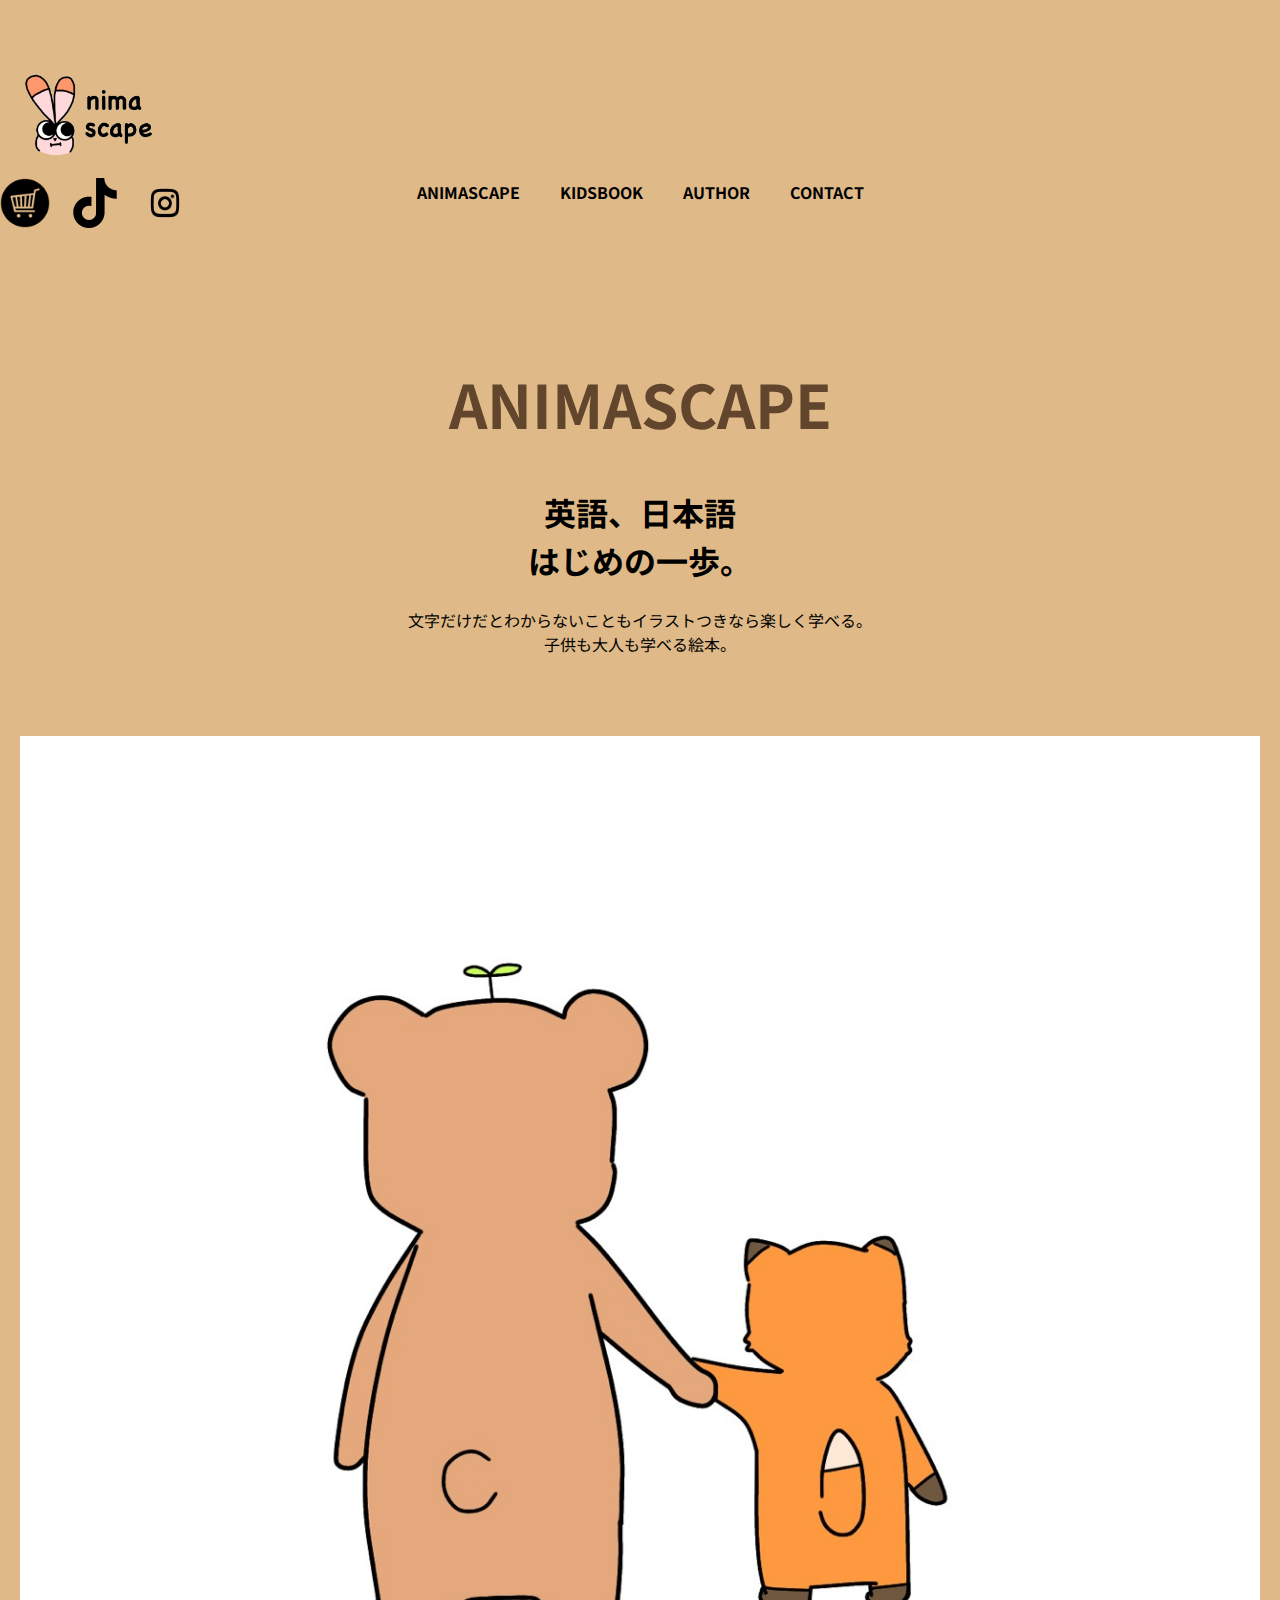
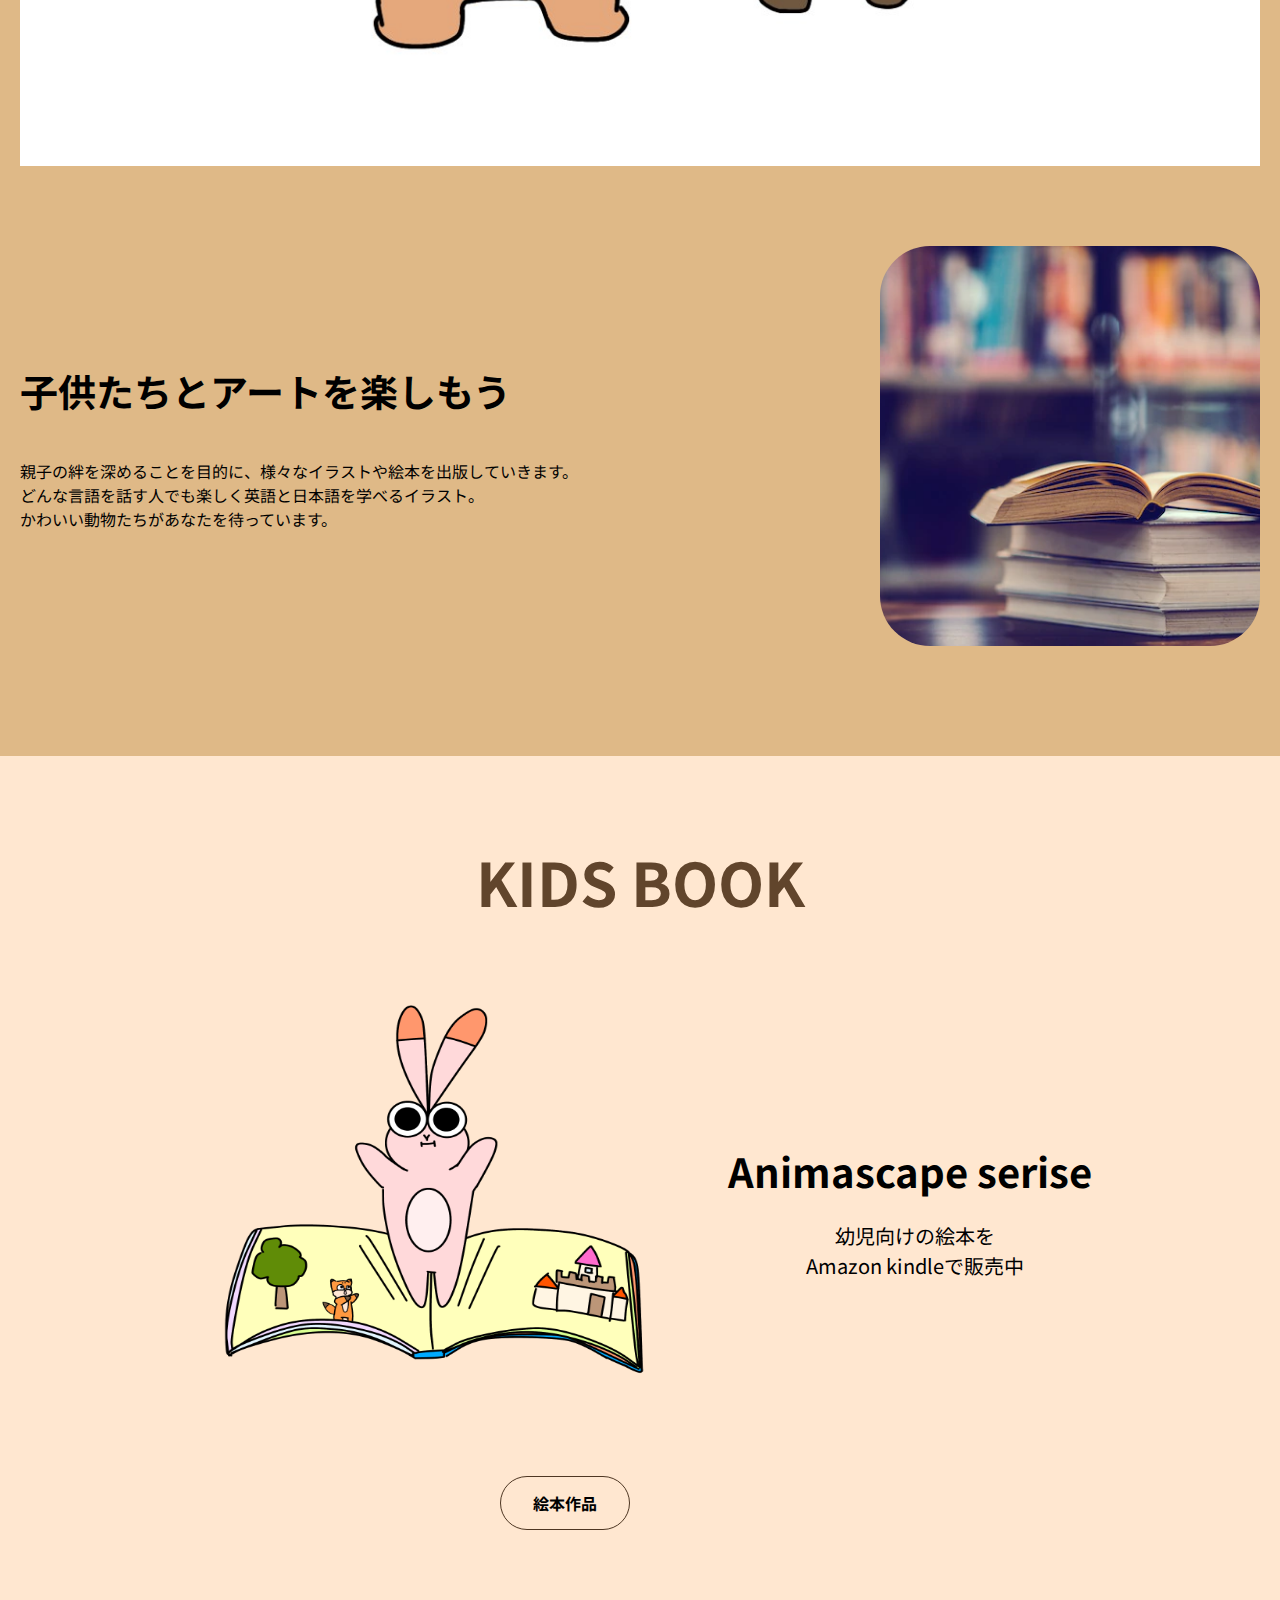
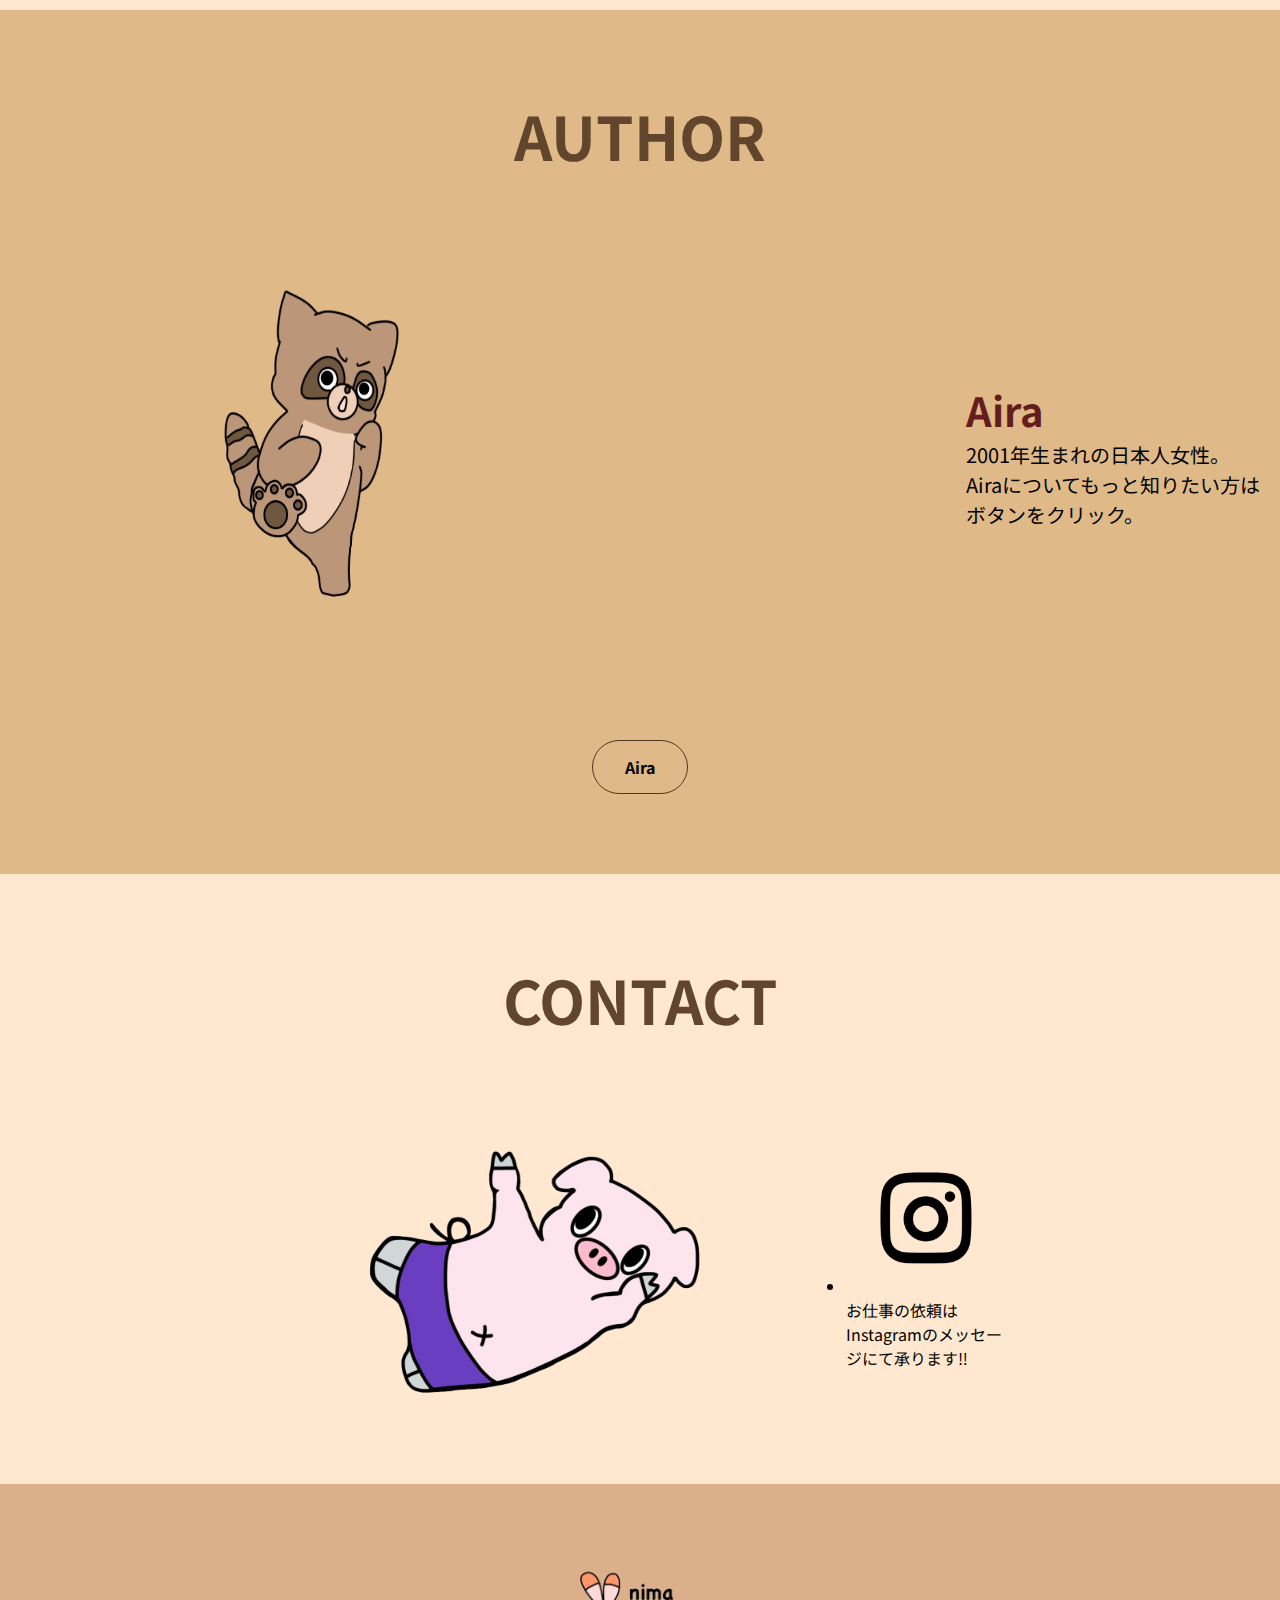
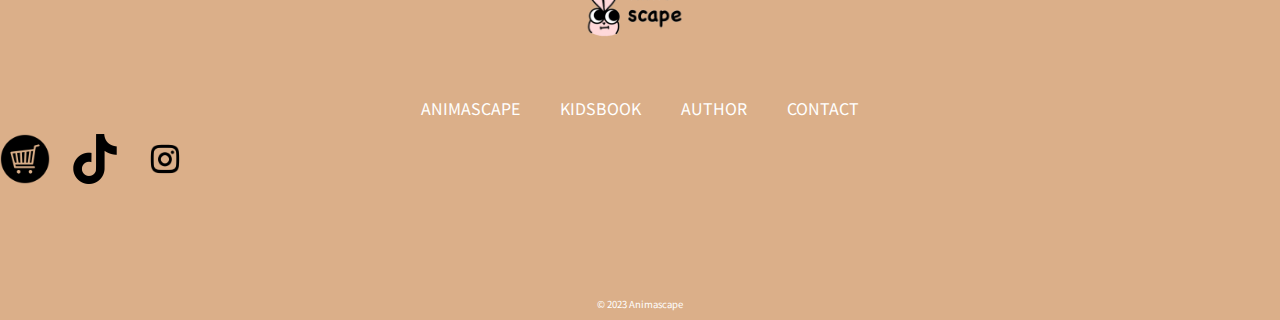
<file: index.html>
<!DOCTYPE html>
<html lang="ja">
<head>
    <meta charset="UTF-8">
    <title>Airand

    </title>
    <meta name="description" content="複数ページに渡るデザインを通して、よりレベルアップしたコーディングとCSSの使い回し方を身につけましょう">
    <link rel="stylesheet" href="css/reset.css">
    <link rel="preconnect" href="https://fonts.googleapis.com">
<link rel="preconnect" href="https://fonts.gstatic.com" crossorigin>
<link href="https://fonts.googleapis.com/css2?family=Noto+Sans+JP:wght@400;700&display=swap" rel="stylesheet">
    <link rel="stylesheet" href="css/style.css">
</head>
<body>
    <header class="header">
        <h1 class="header-logo">
            <a href="index.html" class="header-link">
                <img src="img/logot.png" alt="ロゴ">
            </a>
        </h1>

        <nav class="header-nav">
            <ul class="header-nav-list">
                <li class="header-nav-item">
                    <a href="index.html#animascape" class="header-nav-link">ANIMASCAPE</a>
                </li>
                <li class="header-nav-item">
                    <a href="kidsbook.html" class="header-nav-link">KIDSBOOK</a>
                </li>
                <li class="header-nav-item">
                    <a href="author.html" class="header-nav-link">AUTHOR</a>
                </li>
                <li class="header-nav-item">
                    <a href="index.html#contact" class="header-nav-link">CONTACT</a>
                </li>
            </ul>
        </nav>

        <div class="icon">
            <ul class="icon-list">
                <li class="icon-item">
                    <a href="http://www.amazon.co.jp/s?i=digital-text&rh=p_27%3AAira+Furukawa&s=relevancerank&text=Aira+Furukawa&ref=dp_byline_sr_ebooks_1" class="icon-link">
                        <img src="img/shopping.png" alt="amazon">
                    </a>
                </li>
                <li class="icon-item">
                    <a href="https://www.tiktok.com/@animascape?_t=8hgRVovdExj&_r=1" class="icon-link">
                        <img src="img/tiktock.icon.png" alt="tiktok">
                    </a>
                </li>
                <li class="icon-item">
                    <a href="https://instagram.com/airand__0840?igshid=YTQwZjQ0NmI0OA%3D%3D&utm_source=qr" class="icon-link">
                        <img src="img/instagram.png" alt="instagram">
                    </a>
                </li>
            </ul>
        </div>
</header>

<div class="kv __animascape">
    <div class="kv-copy">
    </div>
</div>

<main>
    <section id="animascape" class="animascape section-wrap">
        <div class="section-inner">
            <h2 class="section-ttl __animascape">ANIMASCAPE</h2>
            <p class="animascape-txt-main">
                英語、日本語<br>
                はじめの一歩。
            </p>
            <p class="animascape-txt-sub">
              文字だけだとわからないこともイラストつきなら楽しく学べる。<br>
              子供も大人も学べる絵本。
            </p>
        </div>

        <div class="animascape-img-box">
            <img src="img/hptg.jpg" alt="happytiger" class="animascape-img">
        </div>

        <div class="section-inner">
            <div class="animascape-detail-wrap">

                <div class="animascape-detail-content">
                    <h3 class="animascape-detail-ttl">
                        子供たちとアートを楽しもう
                    </h3>
                    <p class="animascape-detail-txt">
                        親子の絆を深めることを目的に、様々なイラストや絵本を出版していきます。<br>
                        どんな言語を話す人でも楽しく英語と日本語を学べるイラスト。<br>
                        かわいい動物たちがあなたを待っています。
                    </p>
                </div>

                <div class="animascape-detail-img-wrap">
                    <div class="animascape-detail-img-box">
                        <img src="img/book.webp" alt="コンセプトイメージ" class="animascape-detail-img">
                    </div>
                </div>
            </div>
        </div>
    </section>

    <section class="kidsbook section-wrap">
        <div class="section-inner">
            <h2 class="section-ttl __kidsbook">KIDS BOOK</h2>

            <div class="kidsbook-wrap">
                <div class="kidsbook-item">
                    <div class="kidsbook-img-box-index">
                        <img src="img/newbookt.png" alt="newbook" class="newbook-img">
                    </div>
                    <div class="kidsbook-content-index">
                        <p class="kidsbook-txt-index">Animascape serise</p>
                            <p class="kidsbook-intro-index">幼児向けの絵本を<br>Amazon kindleで販売中</p>
                    </div>
                </div>

            <div class="btn2">
                <a href="kidsbook.html" class="btn-link">絵本作品</a>
            </div>

        </div>
    </section>

    <section class="author section-wrap">
        <div class="section-inner-s">
            <h2 class="section-ttl __author">AUTHOR</h2>

            <div class="author-wrap-index">
                <div class="author-item-index">
                    <div class="author-img-box-index">
                        <img src="img/racoont.png" alt="racoon" class="racoon-img">
                    </div>
                    <div class="author-content-index">
                        <p class="author-txt-index">Aira</p>
                            <p class="author-intro-index">
                                2001年生まれの日本人女性。<br>
                                Airaについてもっと知りたい方は<br>
                                ボタンをクリック。
                            </p>
                    </div>
                </div>
                

            <div class="btn">
                <a href="author.html" class="btn-link">Aira</a>
            </div>

        </div>
    </section>



    <section id="contact" class="contact section-wrap">
        <div class="section-inner">
            <h2 class="section-ttl __contact">CONTACT</h2>

            <div class="contact-content">
                <div class="contact-content-img-box">
                    <img src="img/rokot.png" alt="roko寝てる" class="contact-content-img">
                </div>

                <div class="contact-content-txt-box">
                    <div class="contact-content-txt-logo-box">
                        <li class="contact-content-txt-logo-box">
                <a href="https://instagram.com/airand__0840?igshid=YTQwZjQ0NmI0OA%3D%3D&utm_source=qr" class="icon-link">
                        <img src="img/instagram.png" alt="instagram_icon" class="contact-content-txt-logo">
                            </a>
                            </li>
                        <p class="contact-intro">お仕事の依頼はInstagramのメッセージにて承ります‼
                        </p>
                    </div>

                </div>
            </div>
        </div>
    </section>


</main>

<footer class="footer">
    <div class="footer-logo-box">
        <img src="img/logot.png" alt="ロゴ" class="footer-logo">
    </div>

    <ul class="footer-nav-list">
        <li class="footer-nav-item">
            <a href="index.html#animascape" class="footer-nav-link">ANIMASCAPE</a>
        </li>
        <li class="footer-nav-item">
            <a href="kidsbook.html" class="footer-nav-link">KIDSBOOK</a>
        </li>
        <li class="footer-nav-item">
            <a href="author.html" class="footer-nav-link">AUTHOR</a>
        </li>
        <li class="footer-nav-item">
            <a href="index.html#contact" class="footer-nav-link">CONTACT</a>
        </li>
    </ul>

    <div class="icon">
        <ul class="icon-list">
            <li class="icon-item">
                <a href="http://www.amazon.co.jp/s?i=digital-text&rh=p_27%3AAira+Furukawa&s=relevancerank&text=Aira+Furukawa&ref=dp_byline_sr_ebooks_1" class="icon-link">
                    <img src="img/shopping.png" alt="amazon">
                </a>
            </li>
            <li class="icon-item">
                <a href="https://www.tiktok.com/@animascape?_t=8hgRVovdExj&_r=1" class="icon-link">
                    <img src="img/tiktock.icon.png" alt="tiktok">
                </a>
            </li>
            <li class="icon-item">
                <a href="https://instagram.com/airand__0840?igshid=YTQwZjQ0NmI0OA%3D%3D&utm_source=qr" class="icon-link">
                    <img src="img/instagram.png" alt="instagram">
                </a>
            </li>
        </ul>
    </div>

    <p class="footer-copy">
        <small>&copy; 2023 Animascape</small>
    </p>
</footer>
</body>
</html>
</file>
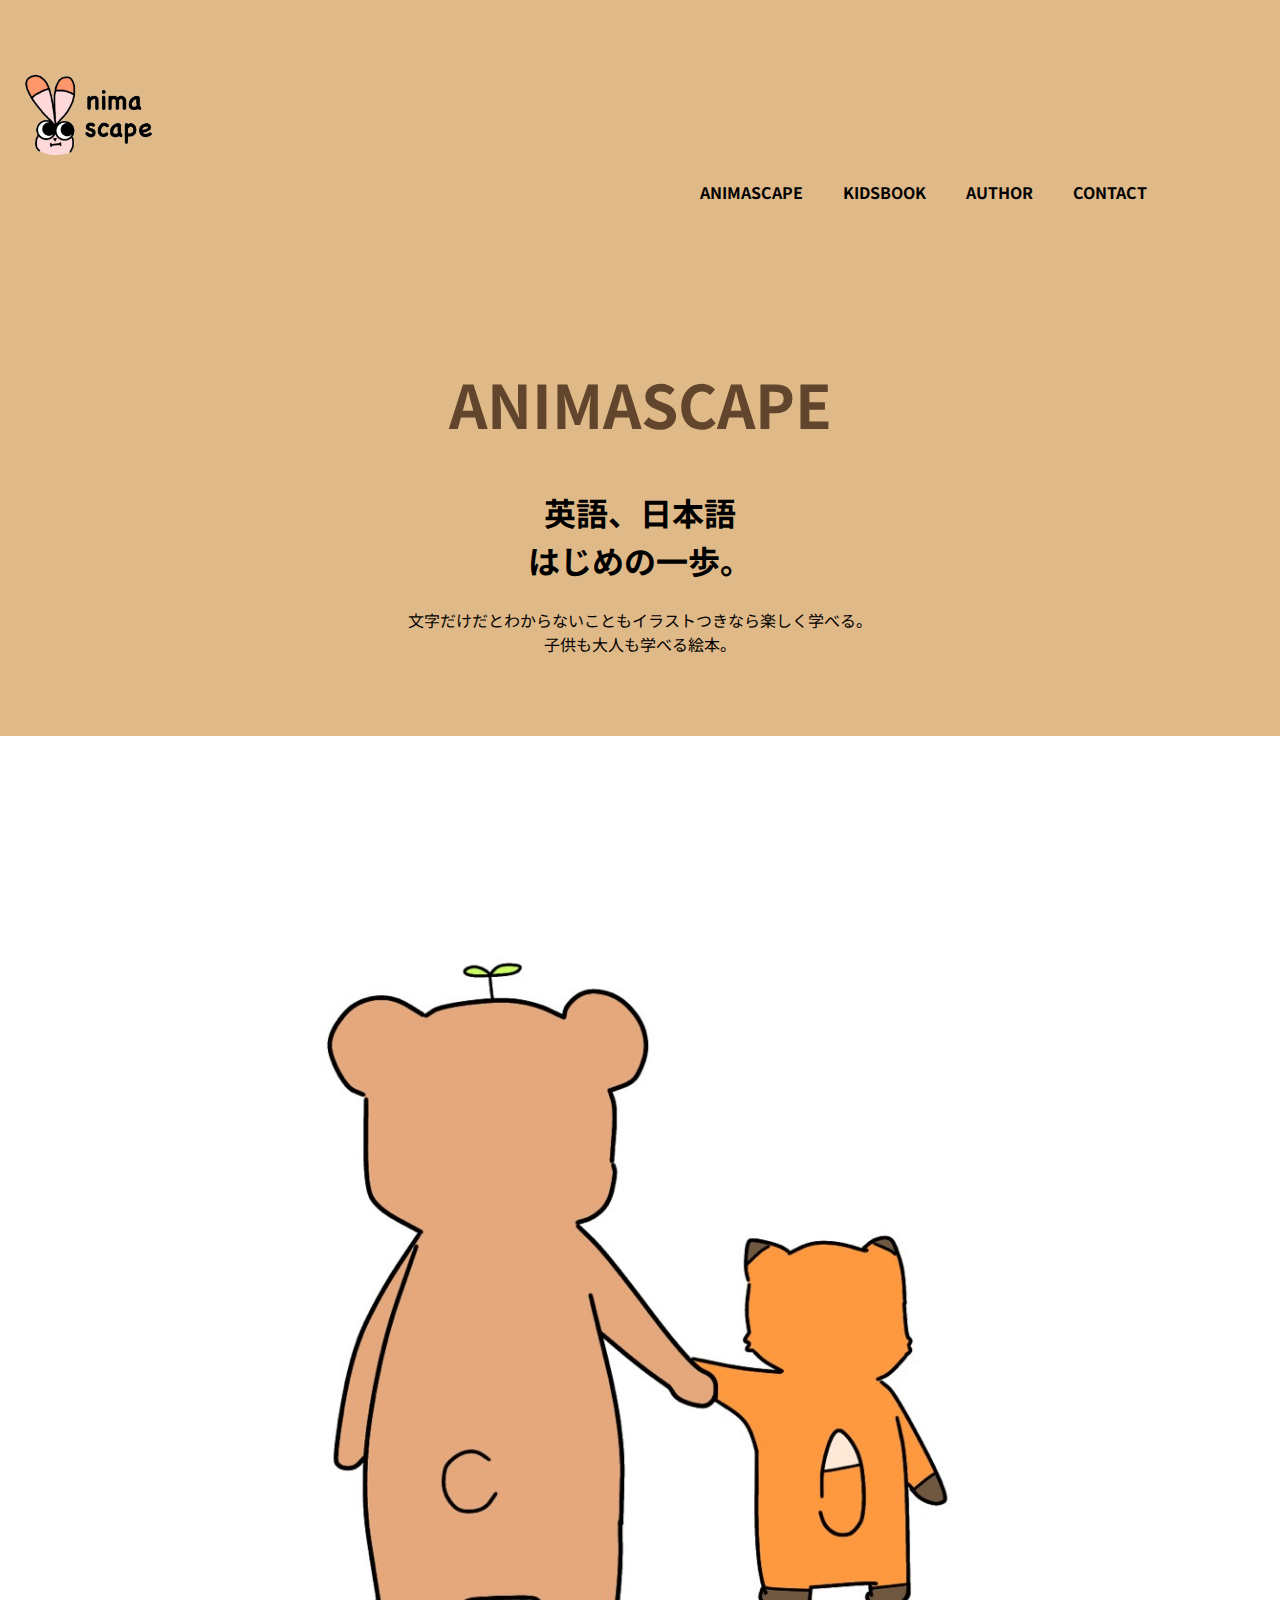
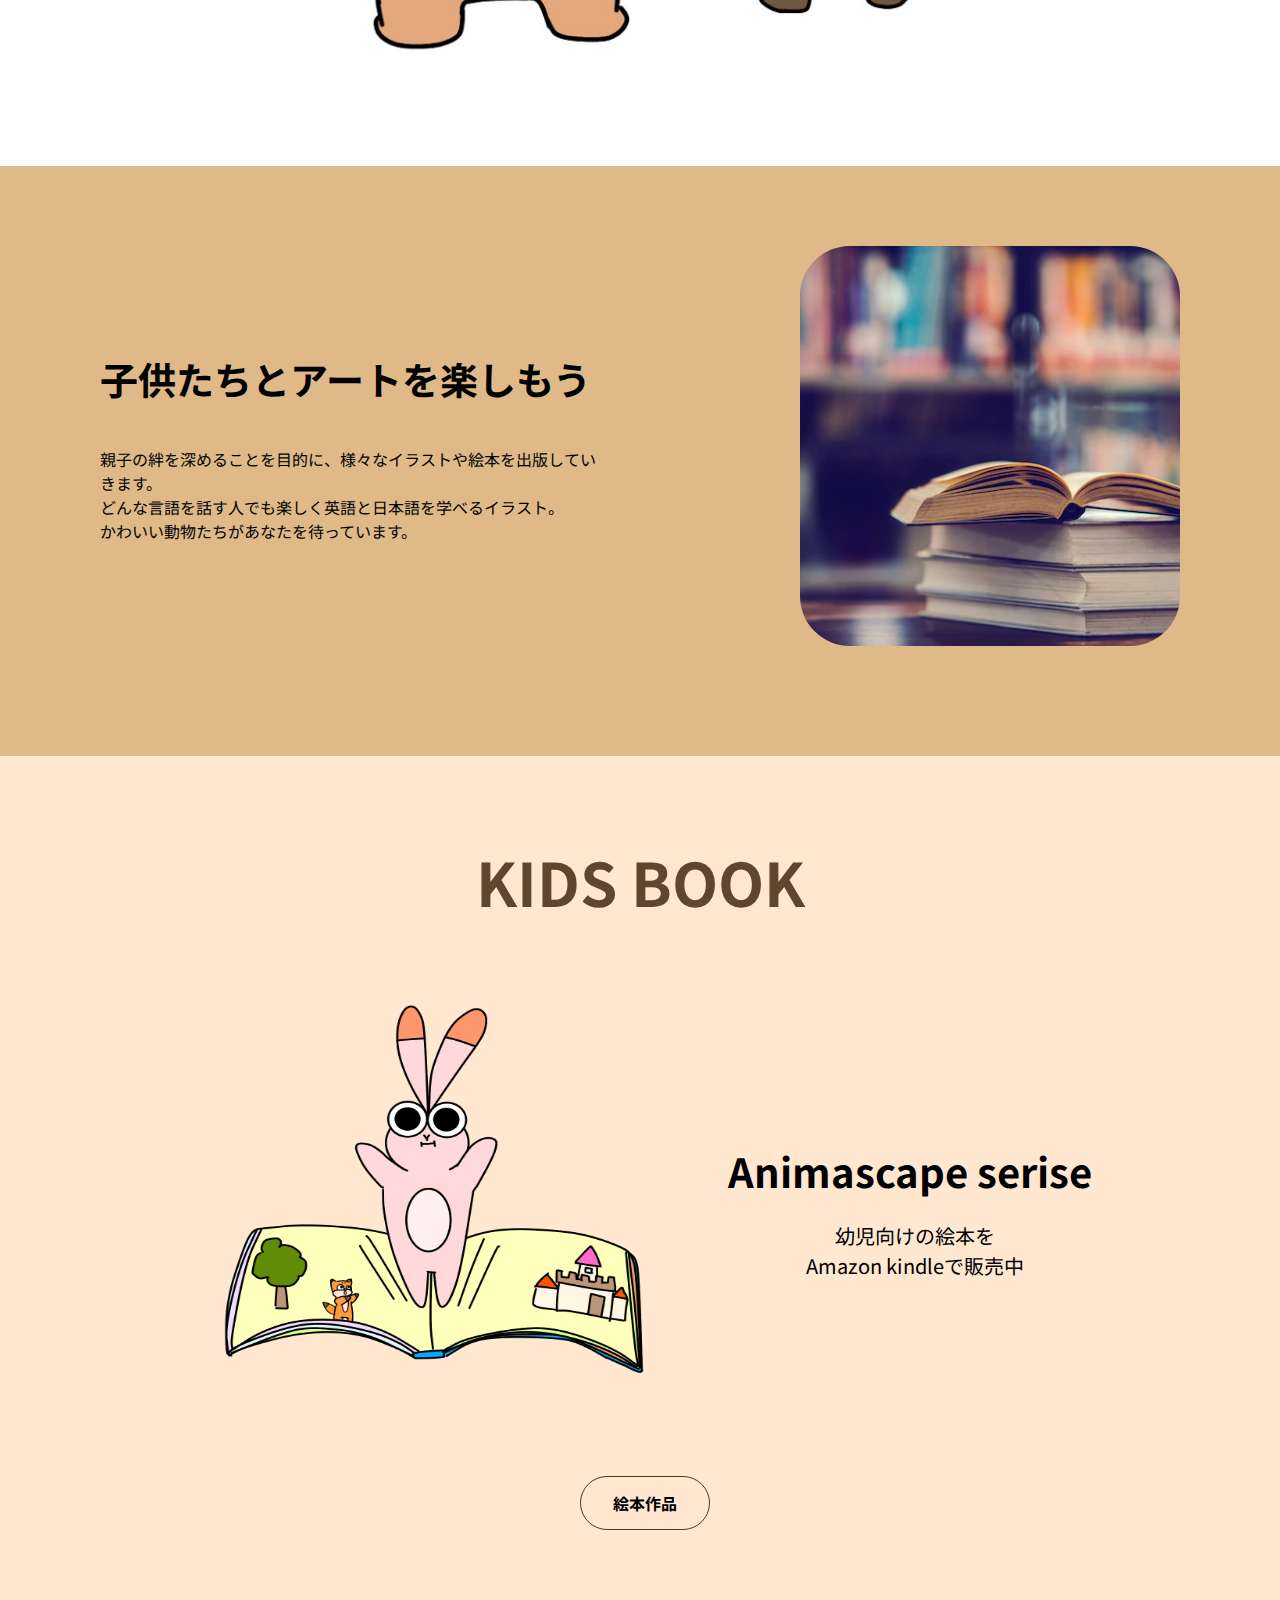
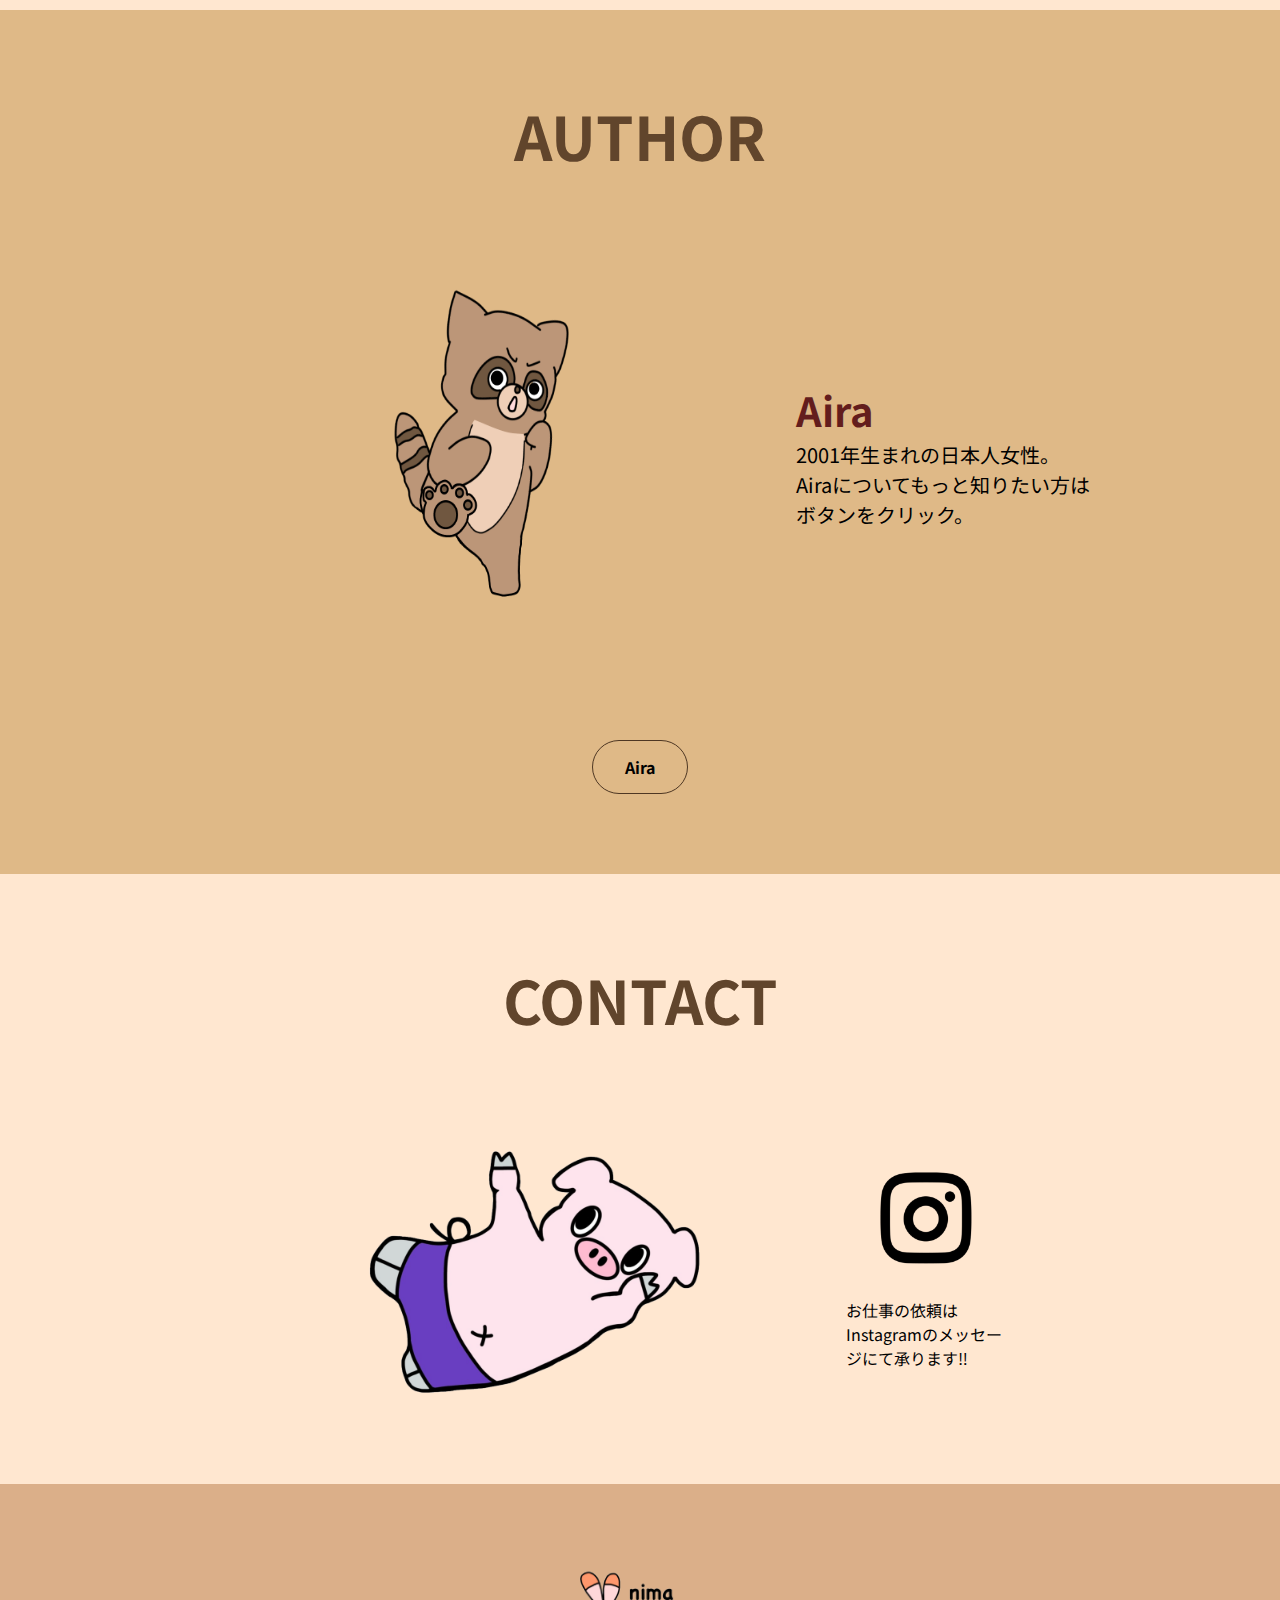
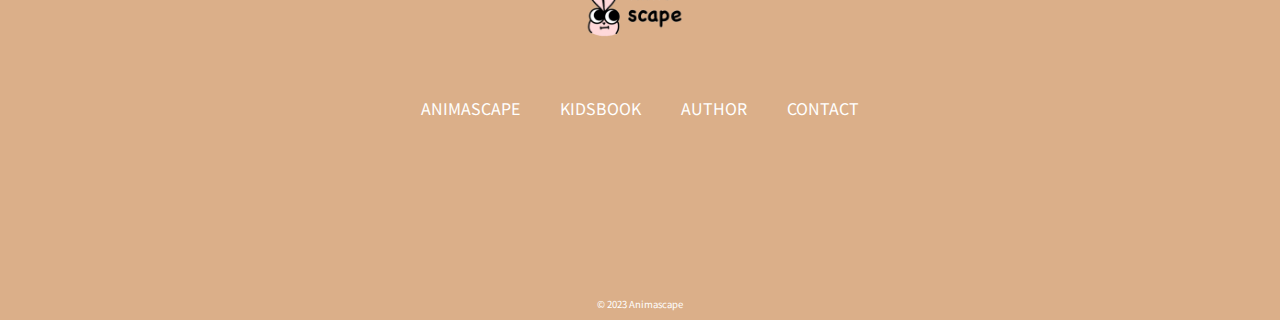
<file: animascape/index.html>
<!DOCTYPE html>
<html lang="ja">
<head>
    <meta charset="UTF-8">
    <title>Airand

    </title>
    <meta name="description" content="複数ページに渡るデザインを通して、よりレベルアップしたコーディングとCSSの使い回し方を身につけましょう">
    <link rel="stylesheet" href="css/reset.css">
    <link rel="preconnect" href="https://fonts.googleapis.com">
<link rel="preconnect" href="https://fonts.gstatic.com" crossorigin>
<link href="https://fonts.googleapis.com/css2?family=Noto+Sans+JP:wght@400;700&display=swap" rel="stylesheet">
    <link rel="stylesheet" href="css/style.css">
</head>
<body>
    <header class="header">
        <h1 class="header-logo">
            <a href="index.html" class="header-link">
                <img src="img/logot.png" alt="ロゴ">
            </a>
        </h1>

        <nav class="header-nav">
            <ul class="header-nav-list">
                <li class="header-nav-item">
                    <a href="index.html#animascape" class="header-nav-link">ANIMASCAPE</a>
                </li>
                <li class="header-nav-item">
                    <a href="kidsbook.html" class="header-nav-link">KIDSBOOK</a>
                </li>
                <li class="header-nav-item">
                    <a href="author.html" class="header-nav-link">AUTHOR</a>
                </li>
                <li class="header-nav-item">
                    <a href="index.html#contact" class="header-nav-link">CONTACT</a>
                </li>
            </ul>
        </nav>

        <div class="icon">
            <ul class="icon-list">
                <li class="icon-item">
                    <a href="http://www.amazon.co.jp/s?i=digital-text&rh=p_27%3AAira+Furukawa&s=relevancerank&text=Aira+Furukawa&ref=dp_byline_sr_ebooks_1" class="icon-link">
                        <img src="img/shopping.png" alt="amazon">
                    </a>
                </li>
                <li class="icon-item">
                    <a href="https://www.tiktok.com/@animascape?_t=8hgRVovdExj&_r=1" class="icon-link">
                        <img src="img/tiktock.icon.png" alt="tiktok">
                    </a>
                </li>
                <li class="icon-item">
                    <a href="https://instagram.com/airand__0840?igshid=YTQwZjQ0NmI0OA%3D%3D&utm_source=qr" class="icon-link">
                        <img src="img/instagram.png" alt="instagram">
                    </a>
                </li>
            </ul>
        </div>
</header>

<div class="kv __animascape">
    <div class="kv-copy">
    </div>
</div>

<main>
    <section id="animascape" class="animascape section-wrap">
        <div class="section-inner">
            <h2 class="section-ttl __animascape">ANIMASCAPE</h2>
            <p class="animascape-txt-main">
                英語、日本語<br>
                はじめの一歩。
            </p>
            <p class="animascape-txt-sub">
              文字だけだとわからないこともイラストつきなら楽しく学べる。<br>
              子供も大人も学べる絵本。
            </p>
        </div>

        <div class="animascape-img-box">
            <img src="img/hptg.jpg" alt="happytiger" class="animascape-img">
        </div>

        <div class="section-inner">
            <div class="animascape-detail-wrap">

                <div class="animascape-detail-content">
                    <h3 class="animascape-detail-ttl">
                        子供たちとアートを楽しもう
                    </h3>
                    <p class="animascape-detail-txt">
                        親子の絆を深めることを目的に、様々なイラストや絵本を出版していきます。<br>
                        どんな言語を話す人でも楽しく英語と日本語を学べるイラスト。<br>
                        かわいい動物たちがあなたを待っています。
                    </p>
                </div>

                <div class="animascape-detail-img-wrap">
                    <div class="animascape-detail-img-box">
                        <img src="img/book.webp" alt="コンセプトイメージ" class="animascape-detail-img">
                    </div>
                </div>
            </div>
        </div>
    </section>

    <section class="kidsbook section-wrap">
        <div class="section-inner">
            <h2 class="section-ttl __kidsbook">KIDS BOOK</h2>

            <div class="kidsbook-wrap">
                <div class="kidsbook-item">
                    <div class="kidsbook-img-box-index">
                        <img src="img/newbookt.png" alt="newbook" class="newbook-img">
                    </div>
                    <div class="kidsbook-content-index">
                        <p class="kidsbook-txt-index">Animascape serise</p>
                            <p class="kidsbook-intro-index">幼児向けの絵本を<br>Amazon kindleで販売中</p>
                    </div>
                </div>

            <div class="btn2">
                <a href="kidsbook.html" class="btn-link">絵本作品</a>
            </div>

        </div>
    </section>

    <section class="author section-wrap">
        <div class="section-inner-s">
            <h2 class="section-ttl __author">AUTHOR</h2>

            <div class="author-wrap-index">
                <div class="author-item-index">
                    <div class="author-img-box-index">
                        <img src="img/racoont.png" alt="racoon" class="racoon-img">
                    </div>
                    <div class="author-content-index">
                        <p class="author-txt-index">Aira</p>
                            <p class="author-intro-index">
                                2001年生まれの日本人女性。<br>
                                Airaについてもっと知りたい方は<br>
                                ボタンをクリック。
                            </p>
                    </div>
                </div>
                

            <div class="btn">
                <a href="author.html" class="btn-link">Aira</a>
            </div>

        </div>
    </section>



    <section id="contact" class="contact section-wrap">
        <div class="section-inner">
            <h2 class="section-ttl __contact">CONTACT</h2>

            <div class="contact-content">
                <div class="contact-content-img-box">
                    <img src="img/rokot.png" alt="roko寝てる" class="contact-content-img">
                </div>

                <div class="contact-content-txt-box">
                    <div class="contact-content-txt-logo-box">
                        <img src="img/instagram.png" alt="instagram_icon" class="contact-content-txt-logo">
                        <p class="contact-intro">お仕事の依頼はInstagramのメッセージにて承ります‼
                        </p>
                    </div>

                </div>
            </div>
        </div>
    </section>


</main>

<footer class="footer">
    <div class="footer-logo-box">
        <img src="img/logot.png" alt="ロゴ" class="footer-logo">
    </div>

    <ul class="footer-nav-list">
        <li class="footer-nav-item">
            <a href="index.html#animascape" class="footer-nav-link">ANIMASCAPE</a>
        </li>
        <li class="footer-nav-item">
            <a href="kidsbook.html" class="footer-nav-link">KIDSBOOK</a>
        </li>
        <li class="footer-nav-item">
            <a href="author.html" class="footer-nav-link">AUTHOR</a>
        </li>
        <li class="footer-nav-item">
            <a href="index.html#contact" class="footer-nav-link">CONTACT</a>
        </li>
    </ul>

    <div class="icon">
        <ul class="icon-list">
            <li class="icon-item">
                <a href="http://www.amazon.co.jp/s?i=digital-text&rh=p_27%3AAira+Furukawa&s=relevancerank&text=Aira+Furukawa&ref=dp_byline_sr_ebooks_1" class="icon-link">
                    <img src="img/shopping.png" alt="amazon">
                </a>
            </li>
            <li class="icon-item">
                <a href="https://www.tiktok.com/@animascape?_t=8hgRVovdExj&_r=1" class="icon-link">
                    <img src="img/tiktock.icon.png" alt="tiktok">
                </a>
            </li>
            <li class="icon-item">
                <a href="https://instagram.com/airand__0840?igshid=YTQwZjQ0NmI0OA%3D%3D&utm_source=qr" class="icon-link">
                    <img src="img/instagram.png" alt="instagram">
                </a>
            </li>
        </ul>
    </div>

    <p class="footer-copy">
        <small>&copy; 2023 Animascape</small>
    </p>
</footer>
</body>
</html>
</file>
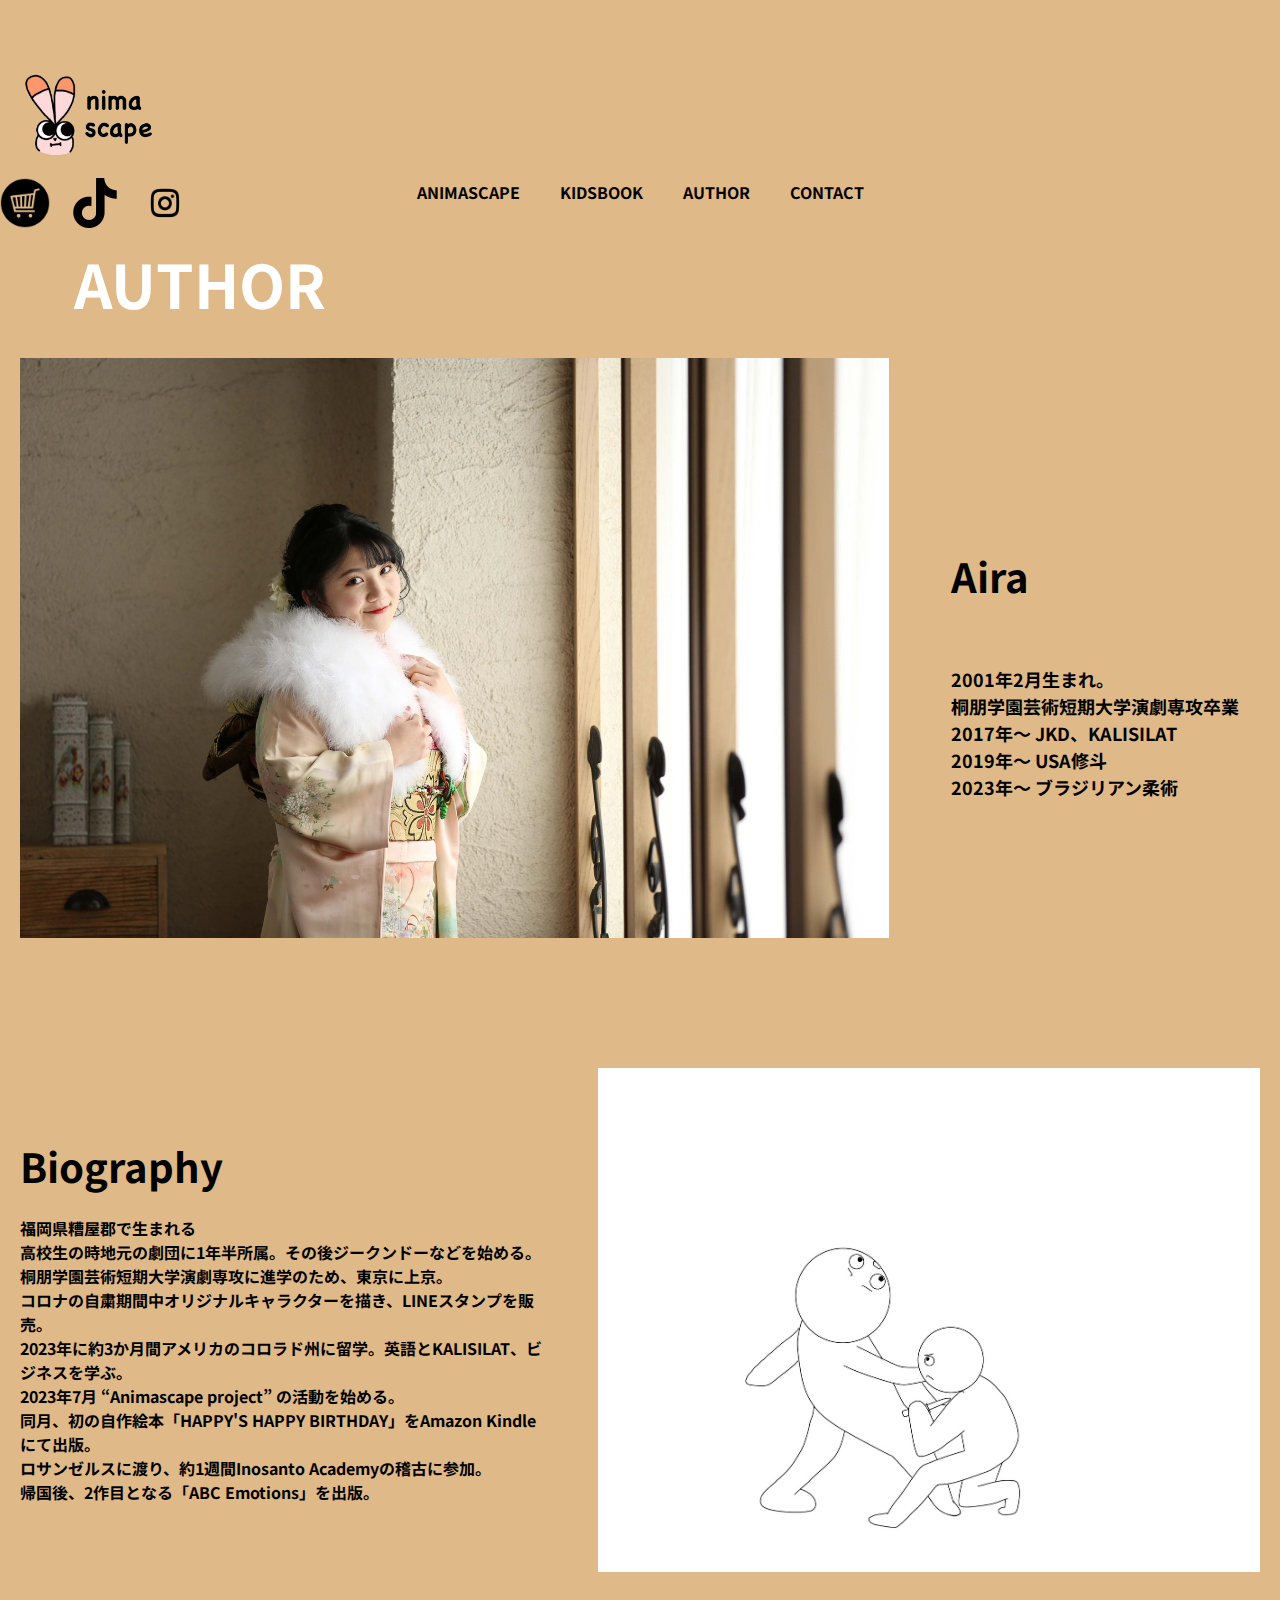
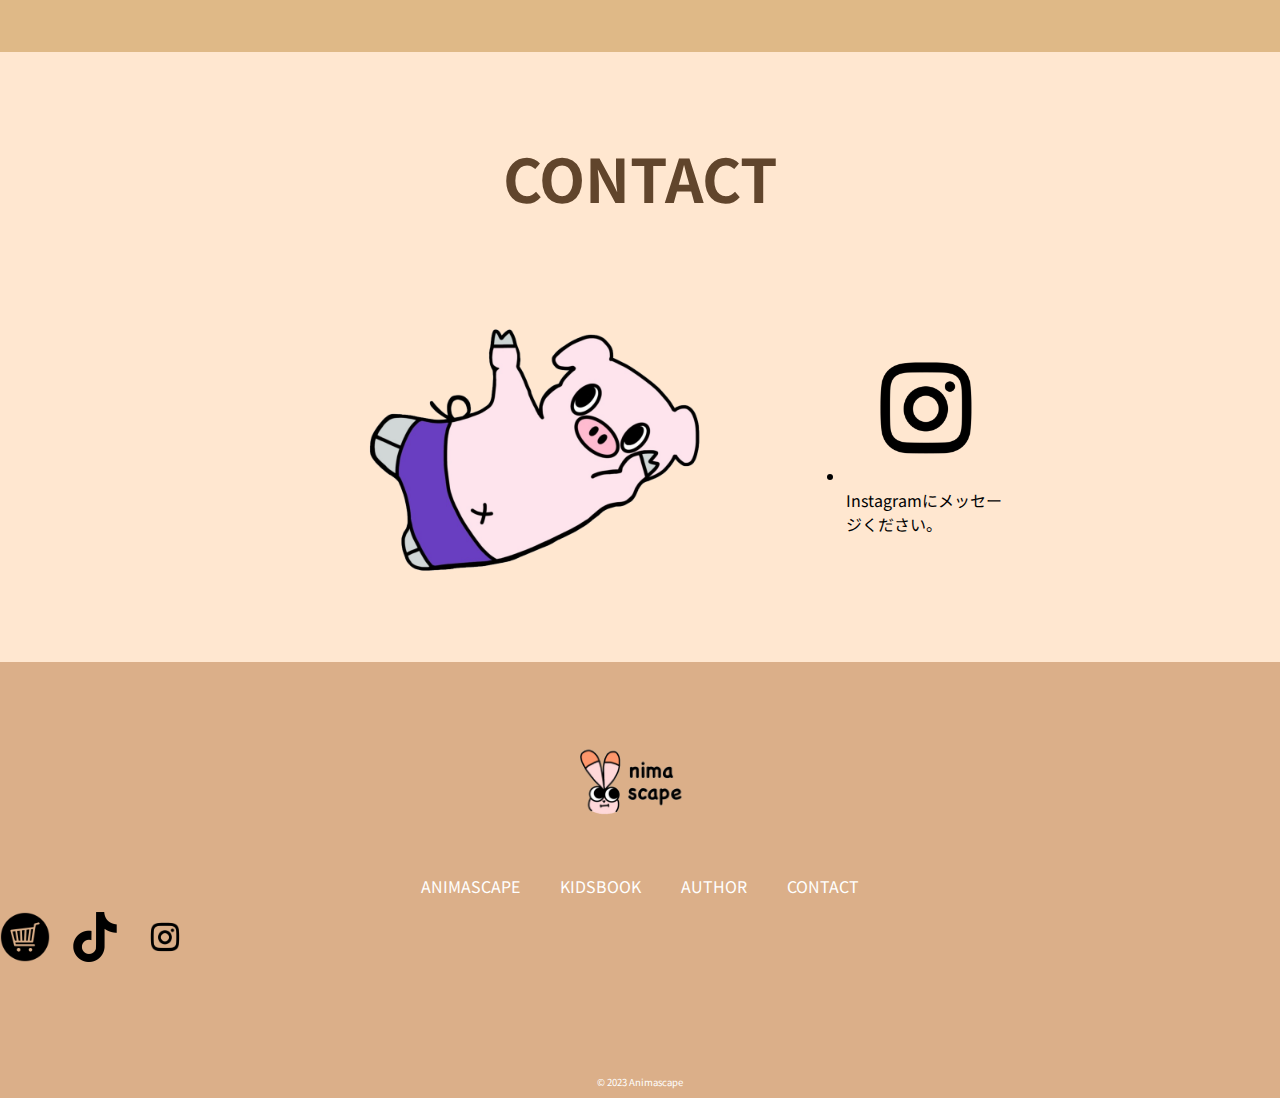
<file: author.html>
<!DOCTYPE html>
<html lang="ja">
<head>
    <meta charset="UTF-8">
    <title>Animascape</title>
    <meta name="description" content="複数ページに渡るデザインを通して、よりレベルアップしたコーディングとCSSの使い回し方を身につけましょう">
    <link rel="stylesheet" href="css/reset.css">
    <link rel="preconnect" href="https://fonts.googleapis.com">
<link rel="preconnect" href="https://fonts.gstatic.com" crossorigin>
<link href="https://fonts.googleapis.com/css2?family=Noto+Sans+JP:wght@400;700&display=swap" rel="stylesheet">
    <link rel="stylesheet" href="css/style.css">
</head>


<body>
    <header class="header">
        <h1 class="header-logo">
            <a href="index.html" class="header-link">
                <img src="img/logot.png" alt="ロゴ">
            </a>
        </h1>

        <nav class="header-nav">
            <ul class="header-nav-list">
                <li class="header-nav-item">
                    <a href="index.html#animascape" class="header-nav-link">ANIMASCAPE</a>
                </li>
                <li class="header-nav-item">
                    <a href="kidsbook.html" class="header-nav-link">KIDSBOOK</a>
                </li>
                <li class="header-nav-item">
                    <a href="author.html" class="header-nav-link">AUTHOR</a>
                </li>
                <li class="header-nav-item">
                    <a href="index.html#contact" class="header-nav-link">CONTACT</a>
                </li>
            </ul>
        </nav>

        <div class="icon">
            <ul class="icon-list">
                <li class="icon-item">
                    <a href="http://www.amazon.co.jp/s?i=digital-text&rh=p_27%3AAira+Furukawa&s=relevancerank&text=Aira+Furukawa&ref=dp_byline_sr_ebooks_1" class="icon-link">
                        <img src="img/shopping.png" alt="amazon">
                    </a>
                </li>
                <li class="icon-item">
                    <a href="https://www.tiktok.com/@animascape?_t=8hgRVovdExj&_r=1" class="icon-link">
                        <img src="img/tiktock.icon.png" alt="tiktok">
                    </a>
                </li>
                <li class="icon-item">
                    <a href="https://instagram.com/airand__0840?igshid=YTQwZjQ0NmI0OA%3D%3D&utm_source=qr" class="icon-link">
                        <img src="img/instagram.png" alt="instagram">
                    </a>
                </li>
            </ul>
        </div>
</header>

<div class="kv __author">
  <div class="kv-detail">
    <h2 class="section-ttl __author">AUTHOR</h2>
  </div>
    </div>
</div>

<main>

    <section class="author section-wrap __detail">
        <div class="section-inner">
        

            <div class="author-wrap">
                <div class="author-item">
                    <div class="auhtor-img-box-20">
                        <img src="img/author20.jpg" alt="author20" class="author-img">
                    </div>
                    <div class="author-content">
                        <p class="author-ttl">Aira</p>
                        <p class="author-txt">
                            2001年2月生まれ。<br>
                            桐朋学園芸術短期大学演劇専攻卒業<br>
                            2017年～ JKD、KALISILAT<br>
                            2019年～ USA修斗<br>
                            2023年～ ブラジリアン柔術<br>
                    </p>
                           
                    </div>
                </div>
                <div class="author-item">
                    
                    <div class="author-content2">
                        <p class="author-ttl2">Biography</p>
                        <p class="author-txt2">
                            福岡県糟屋郡で生まれる<br>
                            高校生の時地元の劇団に1年半所属。その後ジークンドーなどを始める。<br>
                        桐朋学園芸術短期大学演劇専攻に進学のため、東京に上京。<br>
                        コロナの自粛期間中オリジナルキャラクターを描き、LINEスタンプを販売。<br>
                        2023年に約3か月間アメリカのコロラド州に留学。英語とKALISILAT、ビジネスを学ぶ。<br>
                        2023年7月 “Animascape project” の活動を始める。<br>
                        同月、初の自作絵本「HAPPY'S HAPPY BIRTHDAY」をAmazon Kindleにて出版。<br>
                        ロサンゼルスに渡り、約1週間Inosanto Academyの稽古に参加。<br>
                        帰国後、2作目となる「ABC Emotions」を出版。
                    </p>    
                    </div>
                    <div class="author-img-box-kali">
                        <img src="img/kali-td.jpg" alt="kali-td" class="author-img">
                    </div>
                </div>

        </div>
    </section>

    

    <section id="contact" class="contact section-wrap">
        <div class="section-inner">
            <h2 class="section-ttl __contact">CONTACT</h2>

            <div class="contact-content">
                <div class="contact-content-img-box">
                    <img src="img/rokot.png" alt="roko寝てる" class="contact-content-img">
                </div>

                <div class="contact-content-txt-box">
                    <div class="contact-content-txt-logo-box">
                         <li class="contact-content-txt-logo-box">
                <a href="https://instagram.com/airand__0840?igshid=YTQwZjQ0NmI0OA%3D%3D&utm_source=qr" class="icon-link">
                        <img src="img/instagram.png" alt="instagram_icon" class="contact-content-txt-logo">
                            </a>
                            </li>
                        <p class="contact-intro">Instagramにメッセージください。</p>
                    </div>

                </div>
            </div>
        </div>
    </section>


</main>

<footer class="footer">
    <div class="footer-logo-box">
        <img src="img/logot.png" alt="ロゴ" class="footer-logo">
    </div>

    <ul class="footer-nav-list">
        <li class="footer-nav-item">
            <a href="index.html#animascape" class="footer-nav-link">ANIMASCAPE</a>
        </li>
        <li class="footer-nav-item">
            <a href="kidsbook.html" class="footer-nav-link">KIDSBOOK</a>
        </li>
        <li class="footer-nav-item">
            <a href="author.html" class="footer-nav-link">AUTHOR</a>
        </li>
        <li class="footer-nav-item">
            <a href="index.html#contact" class="footer-nav-link">CONTACT</a>
        </li>
    </ul>

    <div class="icon">
        <ul class="icon-list">
            <li class="icon-item">
                <a href="http://www.amazon.co.jp/s?i=digital-text&rh=p_27%3AAira+Furukawa&s=relevancerank&text=Aira+Furukawa&ref=dp_byline_sr_ebooks_1" class="icon-link">
                    <img src="img/shopping.png" alt="amazon">
                </a>
            </li>
            <li class="icon-item">
                <a href="https://www.tiktok.com/@animascape?_t=8hgRVovdExj&_r=1" class="icon-link">
                    <img src="img/tiktock.icon.png" alt="tiktok">
                </a>
            </li>
            <li class="icon-item">
                <a href="https://instagram.com/airand__0840?igshid=YTQwZjQ0NmI0OA%3D%3D&utm_source=qr" class="icon-link">
                    <img src="img/instagram.png" alt="instagram">
                </a>
            </li>
        </ul>
    </div>

    <p class="footer-copy">
        <small>&copy; 2023 Animascape</small>
    </p>
</footer>
</body>
</html>
</file>
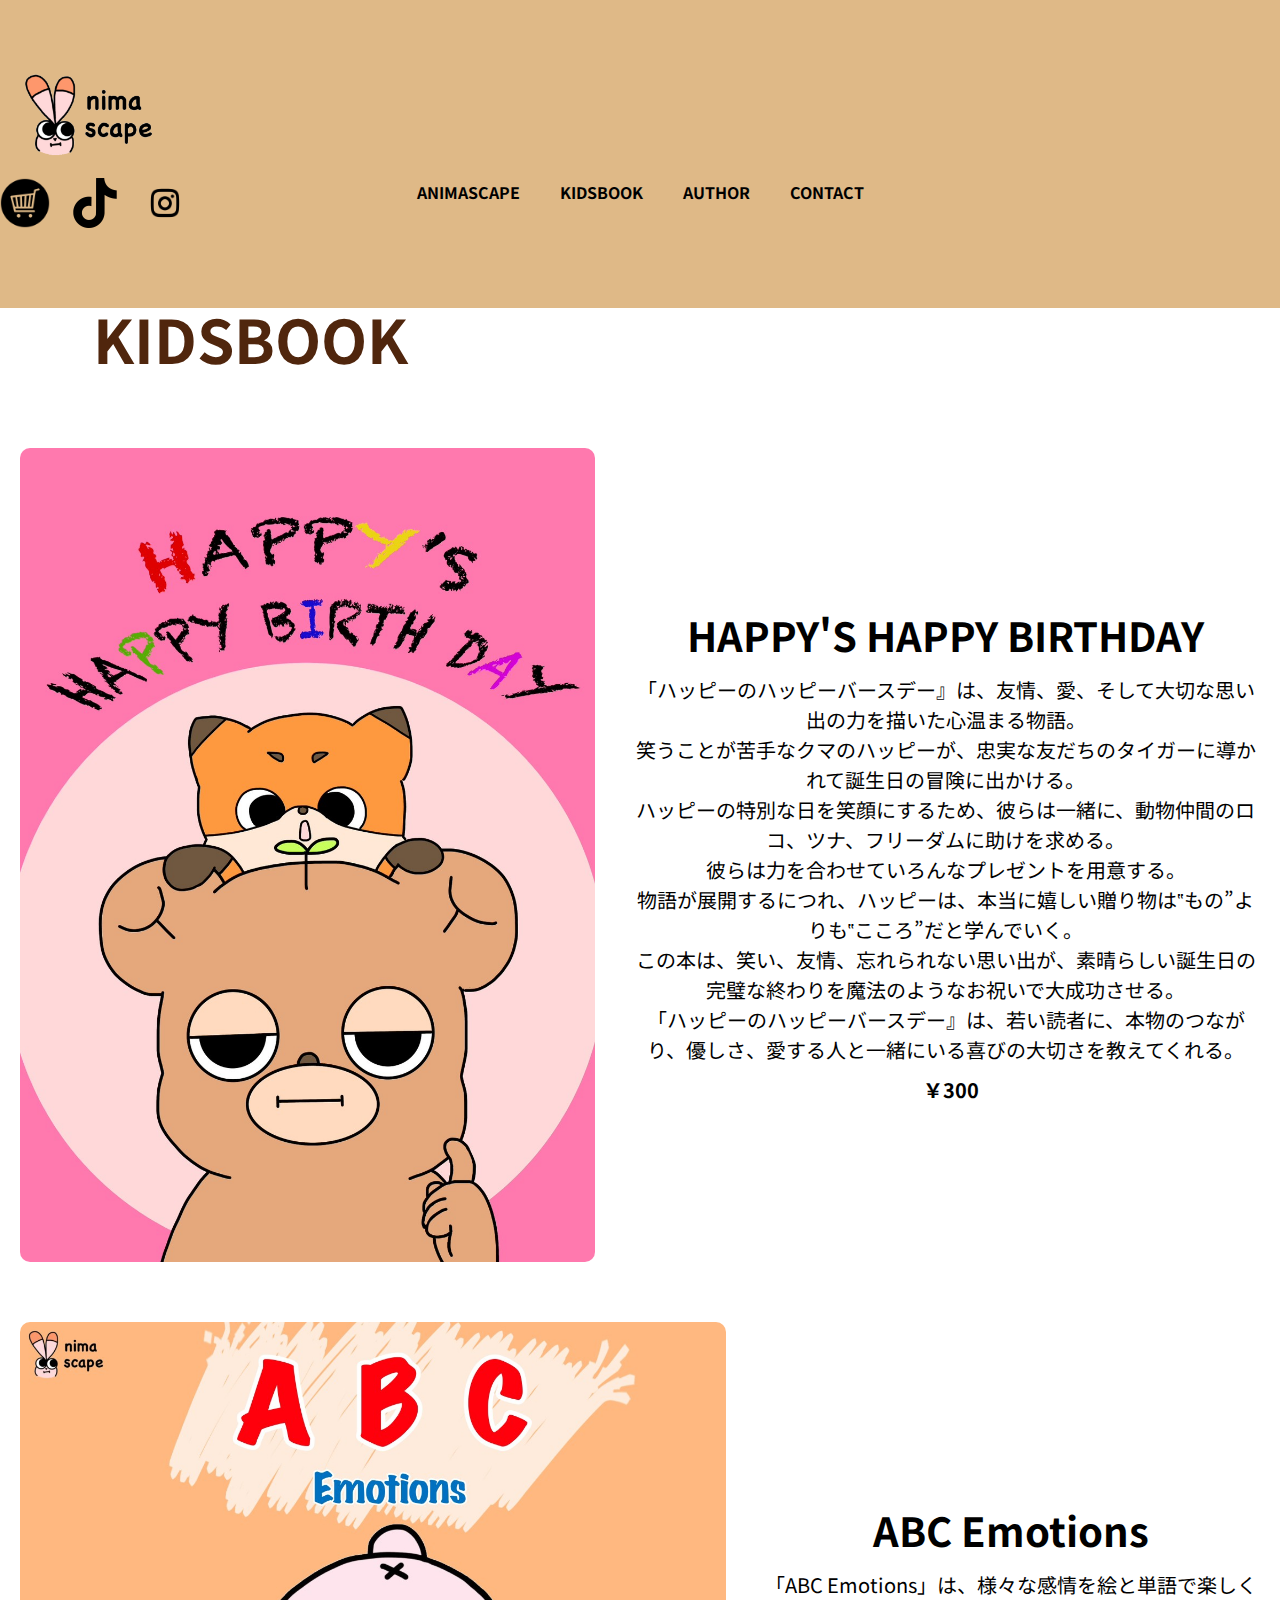
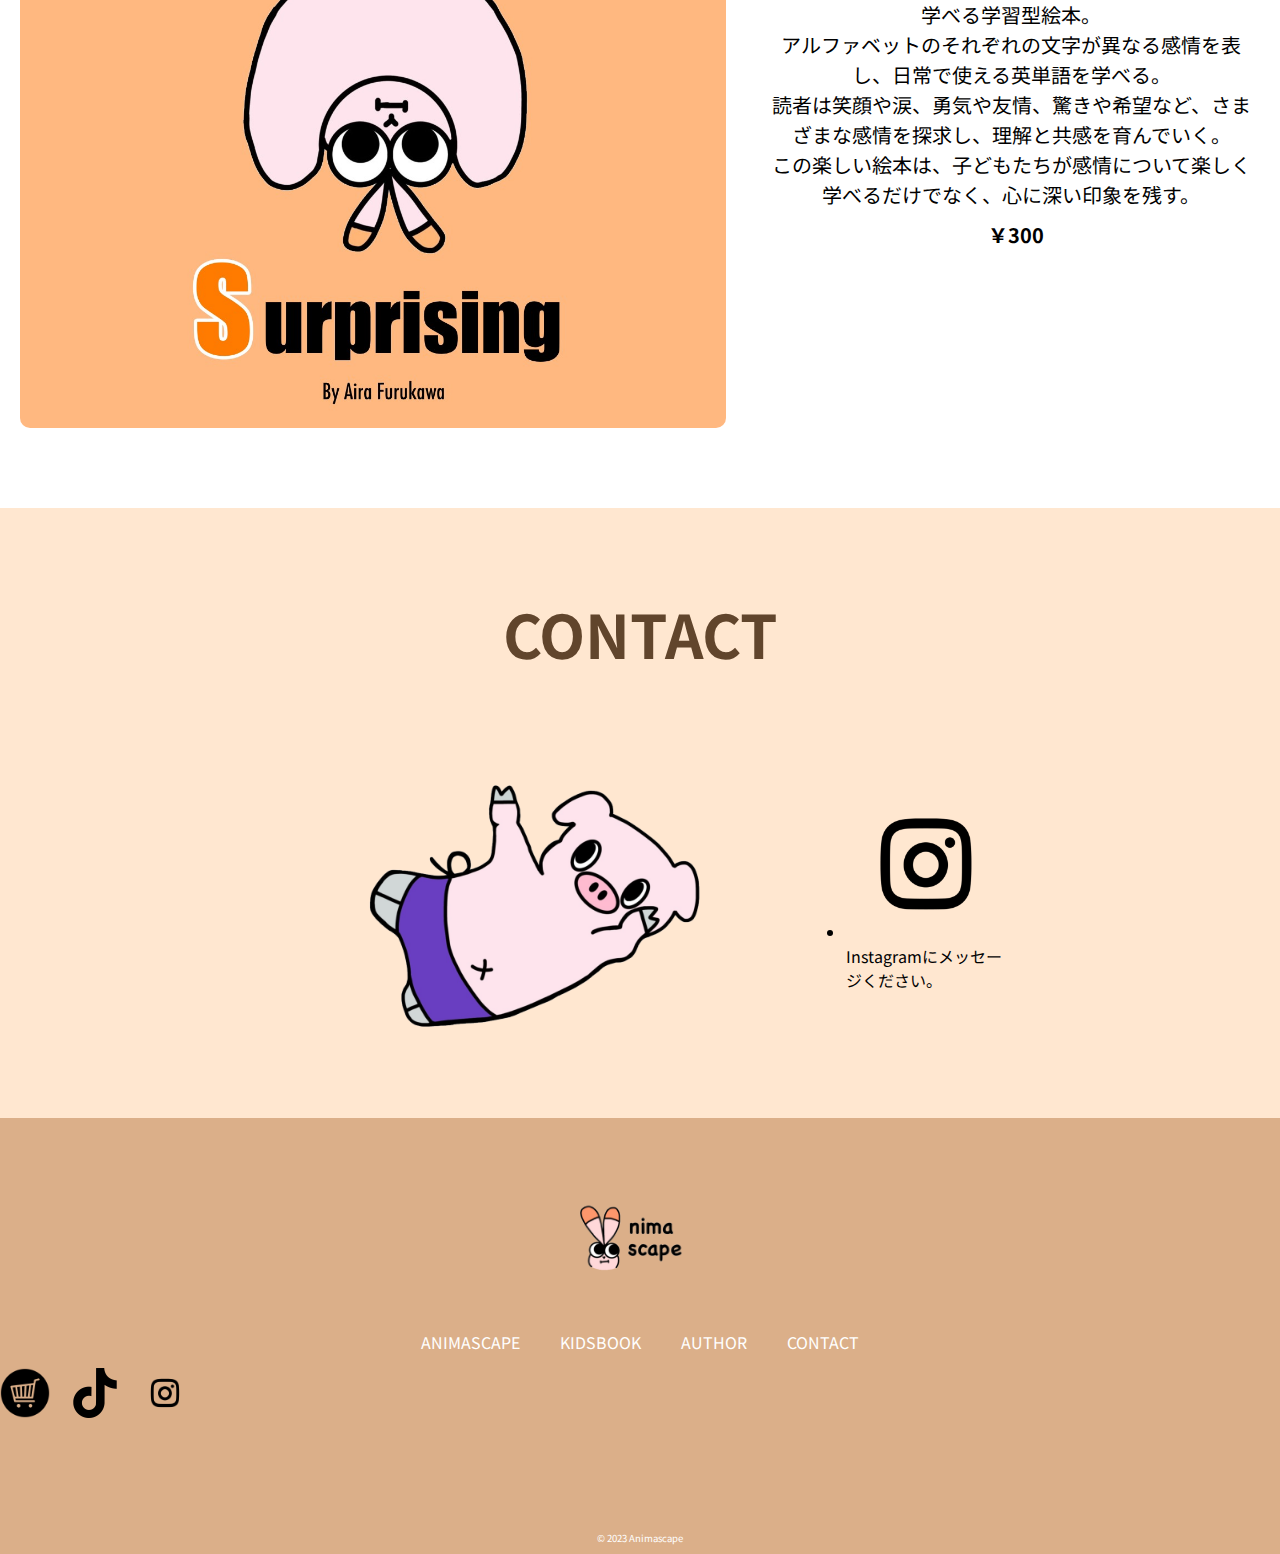
<file: kidsbook.html>
<!DOCTYPE html>
<html lang="ja">
<head>
    <meta charset="UTF-8">
    <title>Animascape</title>
    <meta name="description" content="複数ページに渡るデザインを通して、よりレベルアップしたコーディングとCSSの使い回し方を身につけましょう">
    <link rel="stylesheet" href="css/reset.css">
    <link rel="preconnect" href="https://fonts.googleapis.com">
<link rel="preconnect" href="https://fonts.gstatic.com" crossorigin>
<link href="https://fonts.googleapis.com/css2?family=Noto+Sans+JP:wght@400;700&display=swap" rel="stylesheet">
    <link rel="stylesheet" href="css/style.css">
</head>


<body>
    <header class="header">
        <h1 class="header-logo">
            <a href="index.html" class="header-link">
                <img src="img/logot.png" alt="ロゴ">
            </a>
        </h1>

        <nav class="header-nav">
            <ul class="header-nav-list">
                <li class="header-nav-item">
                    <a href="index.html#animascape" class="header-nav-link">ANIMASCAPE</a>
                </li>
                <li class="header-nav-item">
                    <a href="kidsbook.html" class="header-nav-link">KIDSBOOK</a>
                </li>
                <li class="header-nav-item">
                    <a href="author.html" class="header-nav-link">AUTHOR</a>
                </li>
                <li class="header-nav-item">
                    <a href="index.html#contact" class="header-nav-link">CONTACT</a>
                </li>
            </ul>
        </nav>

        <div class="icon">
            <ul class="icon-list">
                <li class="icon-item">
                    <a href="http://www.amazon.co.jp/s?i=digital-text&rh=p_27%3AAira+Furukawa&s=relevancerank&text=Aira+Furukawa&ref=dp_byline_sr_ebooks_1" class="icon-link">
                        <img src="img/shopping.png" alt="amazon">
                    </a>
                </li>
                <li class="icon-item">
                    <a href="https://www.tiktok.com/@animascape?_t=8hgRVovdExj&_r=1" class="icon-link">
                        <img src="img/tiktock.icon.png" alt="tiktok">
                    </a>
                </li>
                <li class="icon-item">
                    <a href="https://instagram.com/airand__0840?igshid=YTQwZjQ0NmI0OA%3D%3D&utm_source=qr" class="icon-link">
                        <img src="img/instagram.png" alt="instagram">
                    </a>
                </li>
            </ul>
        </div>
</header>

<div class="kv __kidsbook">
  <div class="kv-detail">
    <h2 class="section-ttl1 __kidsbook">KIDSBOOK</h2>
  </div>
    </div>
</div>

<main>

    <section class="kidsbook section-wrap __detail">
        <div class="section-inner">
        

            <div class="kidsbook-wrap">
                <div class="kidsbook-item">
                    <div class="kidsbook-img-box">
                        <img src="img/happy's-happy-birthday.jpg" alt="s-happy-birthday" class="kidsbook-img">
                    </div>
                    <div class="kidsbook-content">
                        <p class="kidsbook-ttl">HAPPY'S HAPPY BIRTHDAY</p>
                        <p class="kidsbook-txt">
                            「ハッピーのハッピーバースデー』は、友情、愛、そして大切な思い出の力を描いた心温まる物語。<br>
                            笑うことが苦手なクマのハッピーが、忠実な友だちのタイガーに導かれて誕生日の冒険に出かける。<br>
                            ハッピーの特別な日を笑顔にするため、彼らは一緒に、動物仲間のロコ、ツナ、フリーダムに助けを求める。<br>
                            彼らは力を合わせていろんなプレゼントを用意する。<br>
                            物語が展開するにつれ、ハッピーは、本当に嬉しい贈り物は‟もの”よりも‟こころ”だと学んでいく。<br>
                            この本は、笑い、友情、忘れられない思い出が、素晴らしい誕生日の完璧な終わりを魔法のようなお祝いで大成功させる。<br>
                            「ハッピーのハッピーバースデー』は、若い読者に、本物のつながり、優しさ、愛する人と一緒にいる喜びの大切さを教えてくれる。</p>
                            <p class="kidsbook-price">￥300</p>
                    </div>
                </div>
                <div class="kidsbook-item">
                    <div class="kidsbook-img-box">
                        <img src="img/abcemotions.jpg" alt="abcemotions" class="kidsbook-img">
                    </div>
                    <div class="kidsbook-content">
                        <p class="kidsbook-ttl">ABC Emotions</p>
                        <p class="kidsbook-txt">
                            「ABC Emotions」は、様々な感情を絵と単語で楽しく学べる学習型絵本。<br>
                            アルファベットのそれぞれの文字が異なる感情を表し、日常で使える英単語を学べる。<br>
                            読者は笑顔や涙、勇気や友情、驚きや希望など、さまざまな感情を探求し、理解と共感を育んでいく。<br>
                            この楽しい絵本は、子どもたちが感情について楽しく学べるだけでなく、心に深い印象を残す。</p>
                            <p class="kidsbook-price">￥300</p>
                    </div>
                </div>

        </div>
    </section>

    

    <section id="contact" class="contact section-wrap">
        <div class="section-inner">
            <h2 class="section-ttl __contact">CONTACT</h2>

            <div class="contact-content">
                <div class="contact-content-img-box">
                    <img src="img/rokot.png" alt="roko寝てる" class="contact-content-img">
                </div>

                <div class="contact-content-txt-box">
                    <div class="contact-content-txt-logo-box">
                         <li class="contact-content-txt-logo-box">
                <a href="https://instagram.com/airand__0840?igshid=YTQwZjQ0NmI0OA%3D%3D&utm_source=qr" class="icon-link">
                        <img src="img/instagram.png" alt="instagram_icon" class="contact-content-txt-logo">
                            </a>
                            </li>
                        <p class="contact-intro">Instagramにメッセージください。</p>
                    </div>

                </div>
            </div>
        </div>
    </section>


</main>

<footer class="footer">
    <div class="footer-logo-box">
        <img src="img/logot.png" alt="ロゴ" class="footer-logo">
    </div>

    <ul class="footer-nav-list">
        <li class="footer-nav-item">
            <a href="index.html#animascape" class="footer-nav-link">ANIMASCAPE</a>
        </li>
        <li class="footer-nav-item">
            <a href="kidsbook.html" class="footer-nav-link">KIDSBOOK</a>
        </li>
        <li class="footer-nav-item">
            <a href="author.html" class="footer-nav-link">AUTHOR</a>
        </li>
        <li class="footer-nav-item">
            <a href="index.html#contact" class="footer-nav-link">CONTACT</a>
        </li>
    </ul>

    <div class="icon">
        <ul class="icon-list">
            <li class="icon-item">
                <a href="http://www.amazon.co.jp/s?i=digital-text&rh=p_27%3AAira+Furukawa&s=relevancerank&text=Aira+Furukawa&ref=dp_byline_sr_ebooks_1" class="icon-link">
                    <img src="img/shopping.png" alt="amazon">
                </a>
            </li>
            <li class="icon-item">
                <a href="https://www.tiktok.com/@animascape?_t=8hgRVovdExj&_r=1" class="icon-link">
                    <img src="img/tiktock.icon.png" alt="tiktok">
                </a>
            </li>
            <li class="icon-item">
                <a href="https://instagram.com/airand__0840?igshid=YTQwZjQ0NmI0OA%3D%3D&utm_source=qr" class="icon-link">
                    <img src="img/instagram.png" alt="instagram">
                </a>
            </li>
        </ul>
    </div>

    <p class="footer-copy">
        <small>&copy; 2023 Animascape</small>
    </p>
</footer>
</body>
</html>
</file>
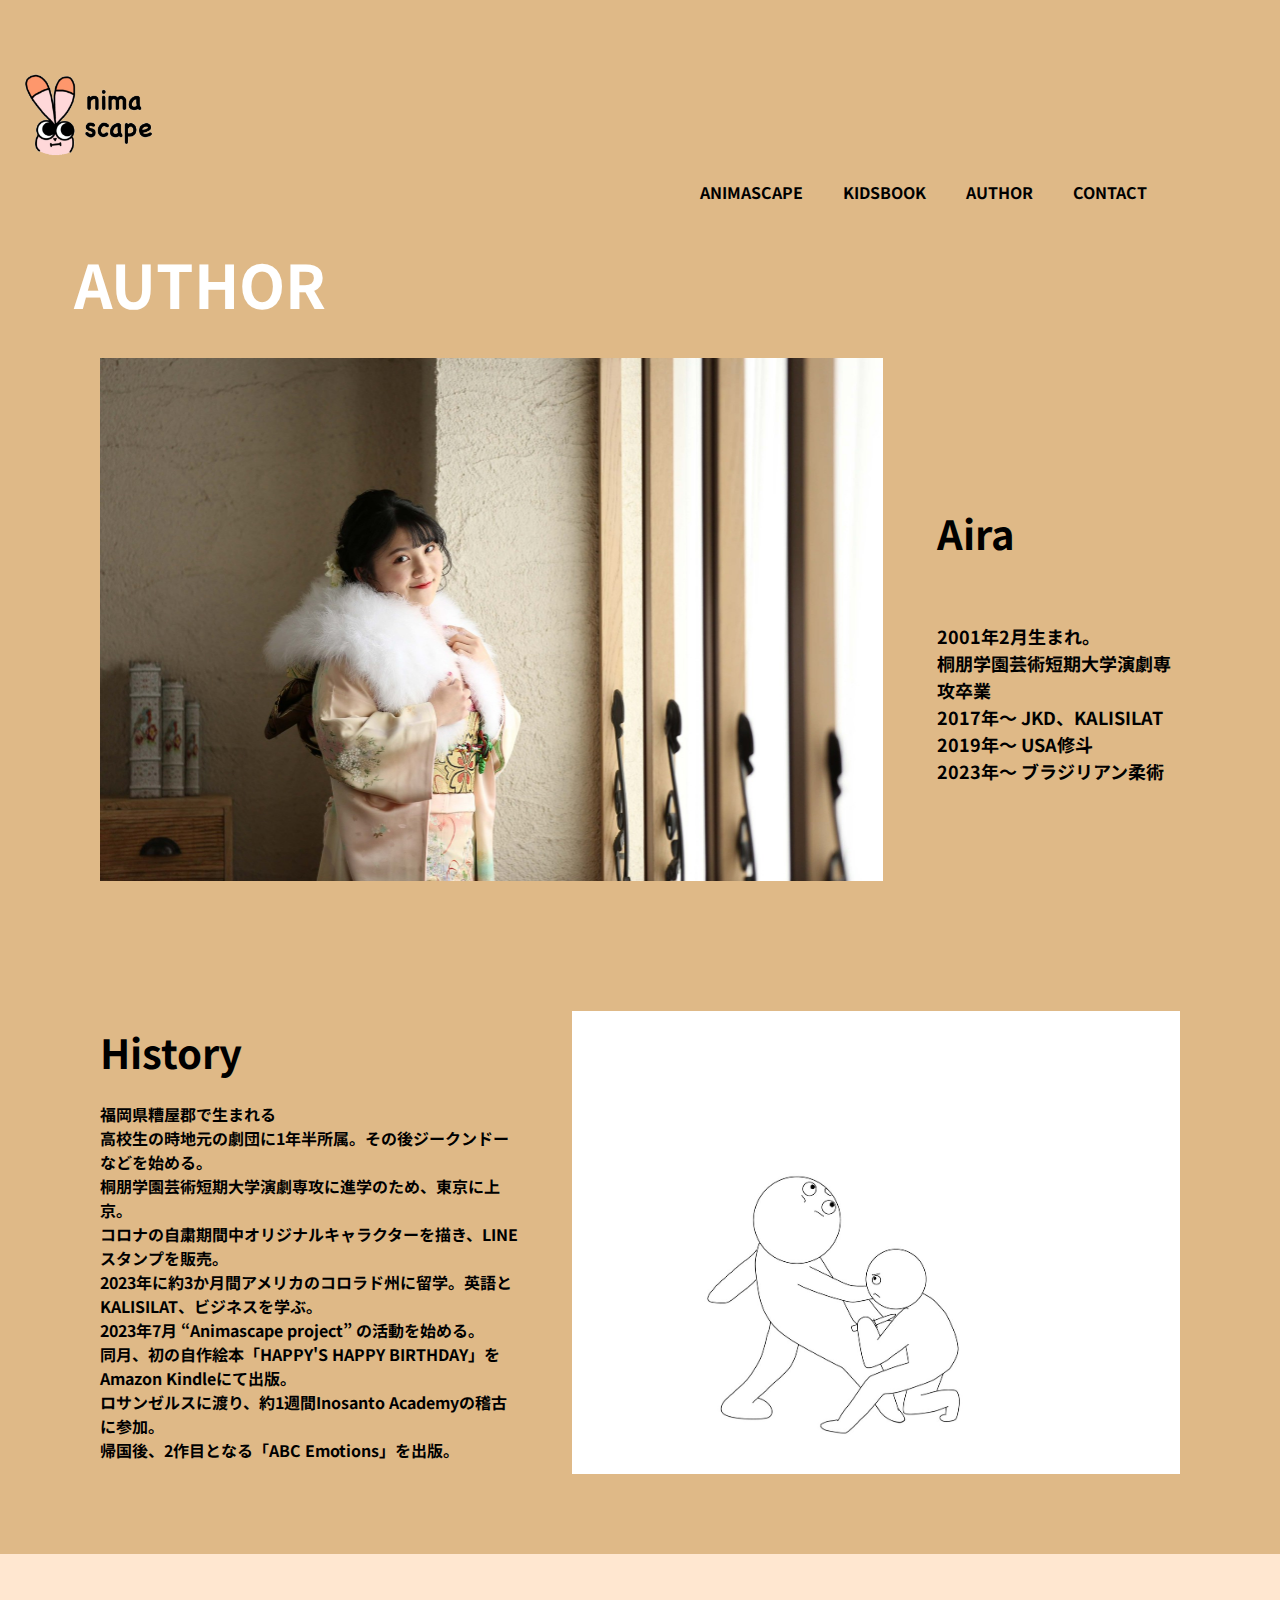
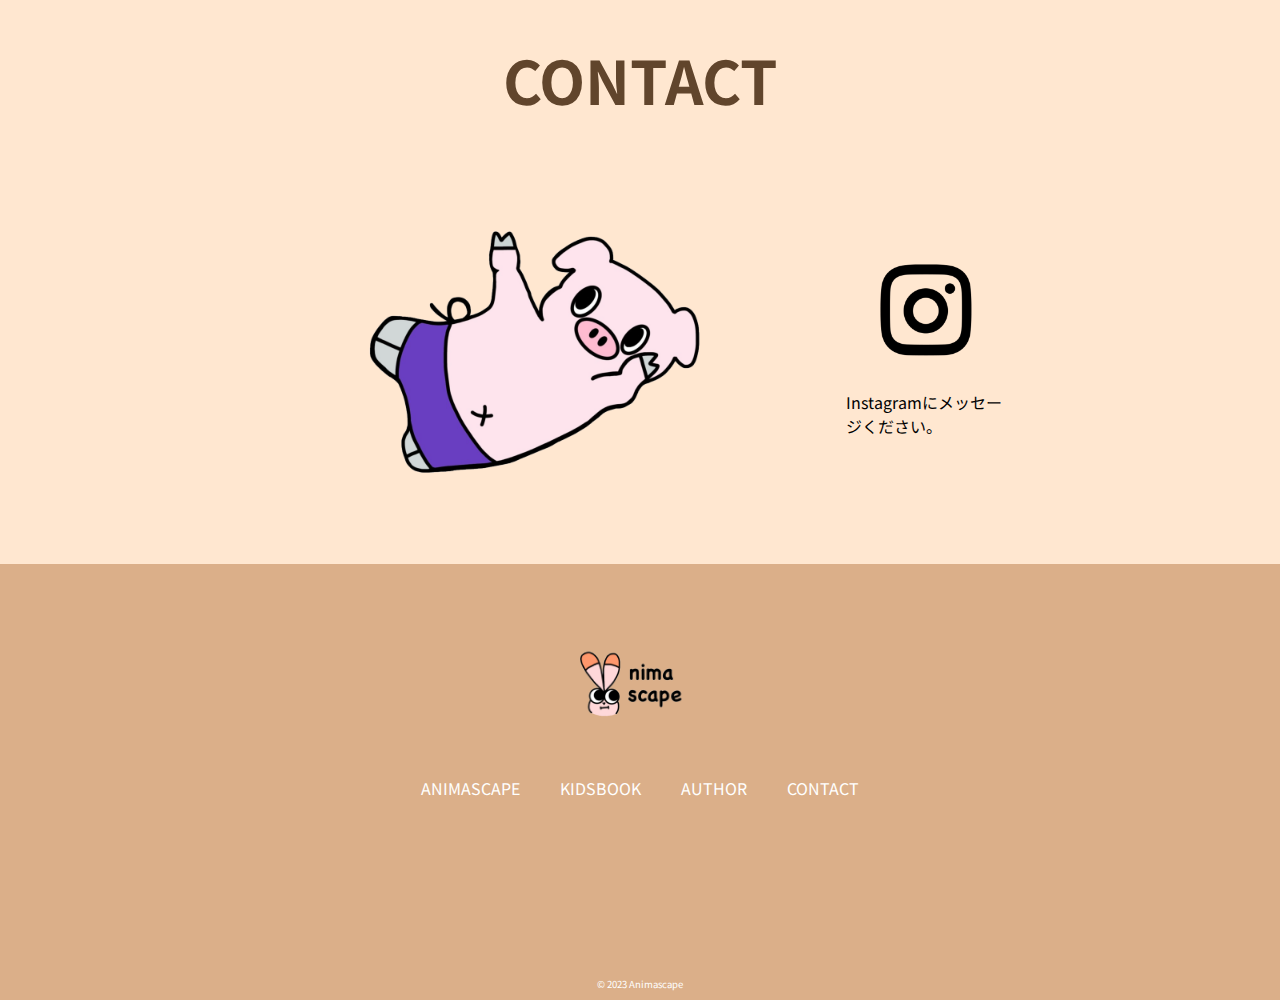
<file: animascape/author.html>
<!DOCTYPE html>
<html lang="ja">
<head>
    <meta charset="UTF-8">
    <title>Animascape</title>
    <meta name="description" content="複数ページに渡るデザインを通して、よりレベルアップしたコーディングとCSSの使い回し方を身につけましょう">
    <link rel="stylesheet" href="css/reset.css">
    <link rel="preconnect" href="https://fonts.googleapis.com">
<link rel="preconnect" href="https://fonts.gstatic.com" crossorigin>
<link href="https://fonts.googleapis.com/css2?family=Noto+Sans+JP:wght@400;700&display=swap" rel="stylesheet">
    <link rel="stylesheet" href="css/style.css">
</head>


<body>
    <header class="header">
        <h1 class="header-logo">
            <a href="index.html" class="header-link">
                <img src="img/logot.png" alt="ロゴ">
            </a>
        </h1>

        <nav class="header-nav">
            <ul class="header-nav-list">
                <li class="header-nav-item">
                    <a href="index.html#animascape" class="header-nav-link">ANIMASCAPE</a>
                </li>
                <li class="header-nav-item">
                    <a href="kidsbook.html" class="header-nav-link">KIDSBOOK</a>
                </li>
                <li class="header-nav-item">
                    <a href="author.html" class="header-nav-link">AUTHOR</a>
                </li>
                <li class="header-nav-item">
                    <a href="index.html#contact" class="header-nav-link">CONTACT</a>
                </li>
            </ul>
        </nav>

        <div class="icon">
            <ul class="icon-list">
                <li class="icon-item">
                    <a href="http://www.amazon.co.jp/s?i=digital-text&rh=p_27%3AAira+Furukawa&s=relevancerank&text=Aira+Furukawa&ref=dp_byline_sr_ebooks_1" class="icon-link">
                        <img src="img/shopping.png" alt="amazon">
                    </a>
                </li>
                <li class="icon-item">
                    <a href="https://www.tiktok.com/@animascape?_t=8hgRVovdExj&_r=1" class="icon-link">
                        <img src="img/tiktock.icon.png" alt="tiktok">
                    </a>
                </li>
                <li class="icon-item">
                    <a href="https://instagram.com/airand__0840?igshid=YTQwZjQ0NmI0OA%3D%3D&utm_source=qr" class="icon-link">
                        <img src="img/instagram.png" alt="instagram">
                    </a>
                </li>
            </ul>
        </div>
</header>

<div class="kv __author">
  <div class="kv-detail">
    <h2 class="section-ttl __author">AUTHOR</h2>
  </div>
    </div>
</div>

<main>

    <section class="author section-wrap __detail">
        <div class="section-inner">
        

            <div class="author-wrap">
                <div class="author-item">
                    <div class="auhtor-img-box-20">
                        <img src="img/author20.jpg" alt="author20" class="author-img">
                    </div>
                    <div class="author-content">
                        <p class="author-ttl">Aira</p>
                        <p class="author-txt">
                            2001年2月生まれ。<br>
                            桐朋学園芸術短期大学演劇専攻卒業<br>
                            2017年～ JKD、KALISILAT<br>
                            2019年～ USA修斗<br>
                            2023年～ ブラジリアン柔術<br>
                    </p>
                           
                    </div>
                </div>
                <div class="author-item">
                    
                    <div class="author-content2">
                        <p class="author-ttl2">History</p>
                        <p class="author-txt2">
                            福岡県糟屋郡で生まれる<br>
                            高校生の時地元の劇団に1年半所属。その後ジークンドーなどを始める。<br>
                        桐朋学園芸術短期大学演劇専攻に進学のため、東京に上京。<br>
                        コロナの自粛期間中オリジナルキャラクターを描き、LINEスタンプを販売。<br>
                        2023年に約3か月間アメリカのコロラド州に留学。英語とKALISILAT、ビジネスを学ぶ。<br>
                        2023年7月 “Animascape project” の活動を始める。<br>
                        同月、初の自作絵本「HAPPY'S HAPPY BIRTHDAY」をAmazon Kindleにて出版。<br>
                        ロサンゼルスに渡り、約1週間Inosanto Academyの稽古に参加。<br>
                        帰国後、2作目となる「ABC Emotions」を出版。
                    </p>    
                    </div>
                    <div class="author-img-box-kali">
                        <img src="img/kali-td.jpg" alt="kali-td" class="author-img">
                    </div>
                </div>

        </div>
    </section>

    

    <section id="contact" class="contact section-wrap">
        <div class="section-inner">
            <h2 class="section-ttl __contact">CONTACT</h2>

            <div class="contact-content">
                <div class="contact-content-img-box">
                    <img src="img/rokot.png" alt="roko寝てる" class="contact-content-img">
                </div>

                <div class="contact-content-txt-box">
                    <div class="contact-content-txt-logo-box">
                        <img src="img/instagram.png" alt="instagram_icon" class="contact-content-txt-logo">
                        <p class="contact-intro">Instagramにメッセージください。</p>
                    </div>

                </div>
            </div>
        </div>
    </section>


</main>

<footer class="footer">
    <div class="footer-logo-box">
        <img src="img/logot.png" alt="ロゴ" class="footer-logo">
    </div>

    <ul class="footer-nav-list">
        <li class="footer-nav-item">
            <a href="index.html#animascape" class="footer-nav-link">ANIMASCAPE</a>
        </li>
        <li class="footer-nav-item">
            <a href="kidsbook.html" class="footer-nav-link">KIDSBOOK</a>
        </li>
        <li class="footer-nav-item">
            <a href="author.html" class="footer-nav-link">AUTHOR</a>
        </li>
        <li class="footer-nav-item">
            <a href="index.html#contact" class="footer-nav-link">CONTACT</a>
        </li>
    </ul>

    <div class="icon">
        <ul class="icon-list">
            <li class="icon-item">
                <a href="http://www.amazon.co.jp/s?i=digital-text&rh=p_27%3AAira+Furukawa&s=relevancerank&text=Aira+Furukawa&ref=dp_byline_sr_ebooks_1" class="icon-link">
                    <img src="img/shopping.png" alt="amazon">
                </a>
            </li>
            <li class="icon-item">
                <a href="https://www.tiktok.com/@animascape?_t=8hgRVovdExj&_r=1" class="icon-link">
                    <img src="img/tiktock.icon.png" alt="tiktok">
                </a>
            </li>
            <li class="icon-item">
                <a href="https://instagram.com/airand__0840?igshid=YTQwZjQ0NmI0OA%3D%3D&utm_source=qr" class="icon-link">
                    <img src="img/instagram.png" alt="instagram">
                </a>
            </li>
        </ul>
    </div>

    <p class="footer-copy">
        <small>&copy; 2023 Animascape</small>
    </p>
</footer>
</body>
</html>
</file>
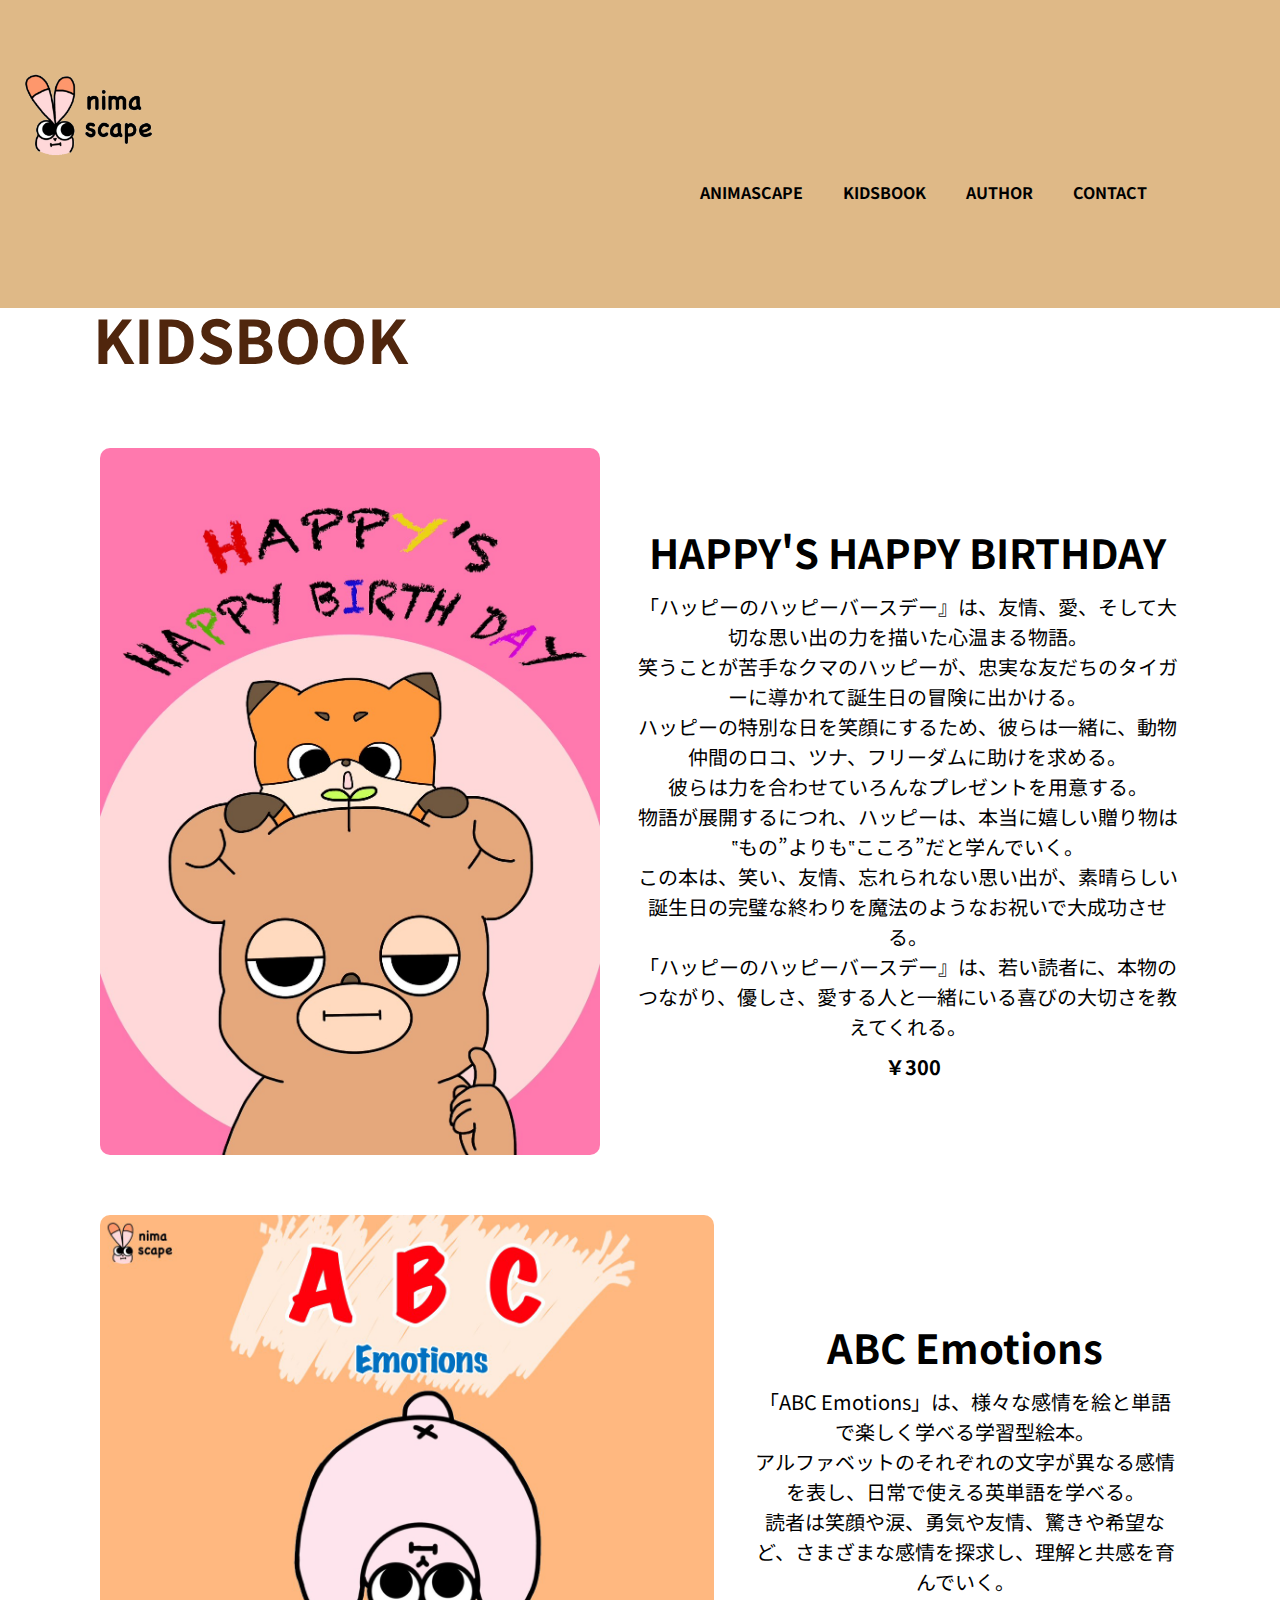
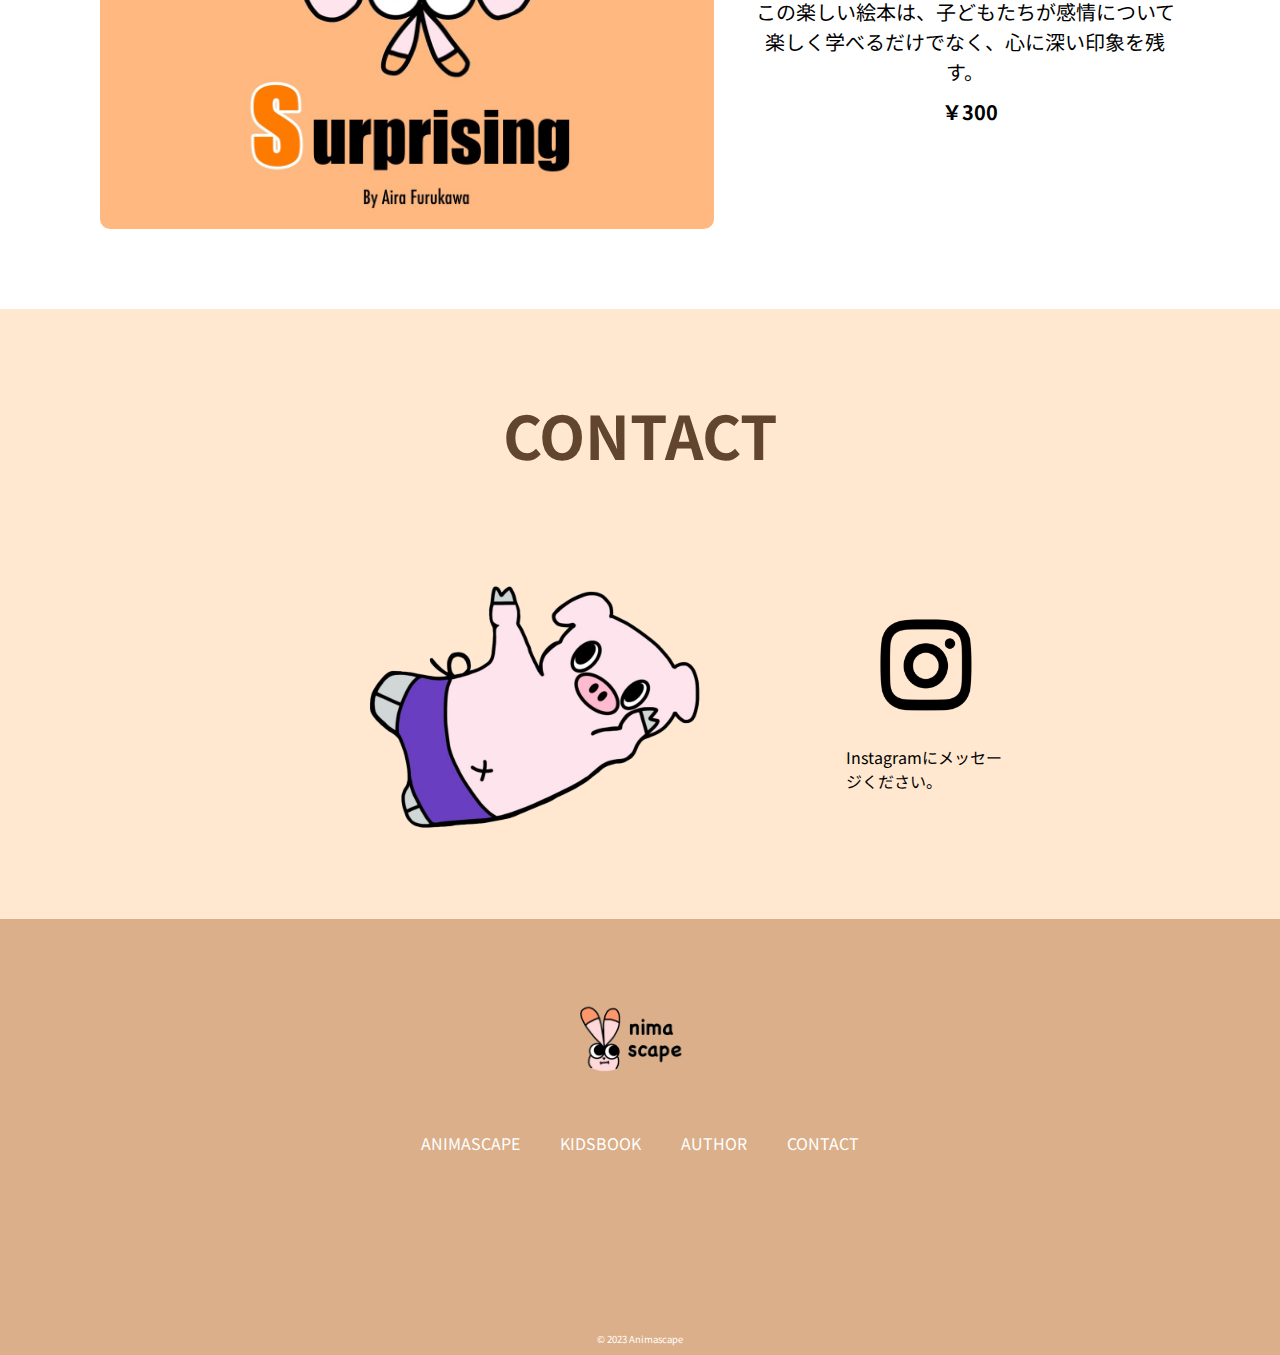
<file: animascape/kidsbook.html>
<!DOCTYPE html>
<html lang="ja">
<head>
    <meta charset="UTF-8">
    <title>Animascape</title>
    <meta name="description" content="複数ページに渡るデザインを通して、よりレベルアップしたコーディングとCSSの使い回し方を身につけましょう">
    <link rel="stylesheet" href="css/reset.css">
    <link rel="preconnect" href="https://fonts.googleapis.com">
<link rel="preconnect" href="https://fonts.gstatic.com" crossorigin>
<link href="https://fonts.googleapis.com/css2?family=Noto+Sans+JP:wght@400;700&display=swap" rel="stylesheet">
    <link rel="stylesheet" href="css/style.css">
</head>


<body>
    <header class="header">
        <h1 class="header-logo">
            <a href="index.html" class="header-link">
                <img src="img/logot.png" alt="ロゴ">
            </a>
        </h1>

        <nav class="header-nav">
            <ul class="header-nav-list">
                <li class="header-nav-item">
                    <a href="index.html#animascape" class="header-nav-link">ANIMASCAPE</a>
                </li>
                <li class="header-nav-item">
                    <a href="kidsbook.html" class="header-nav-link">KIDSBOOK</a>
                </li>
                <li class="header-nav-item">
                    <a href="author.html" class="header-nav-link">AUTHOR</a>
                </li>
                <li class="header-nav-item">
                    <a href="index.html#contact" class="header-nav-link">CONTACT</a>
                </li>
            </ul>
        </nav>

        <div class="icon">
            <ul class="icon-list">
                <li class="icon-item">
                    <a href="http://www.amazon.co.jp/s?i=digital-text&rh=p_27%3AAira+Furukawa&s=relevancerank&text=Aira+Furukawa&ref=dp_byline_sr_ebooks_1" class="icon-link">
                        <img src="img/shopping.png" alt="amazon">
                    </a>
                </li>
                <li class="icon-item">
                    <a href="https://www.tiktok.com/@animascape?_t=8hgRVovdExj&_r=1" class="icon-link">
                        <img src="img/tiktock.icon.png" alt="tiktok">
                    </a>
                </li>
                <li class="icon-item">
                    <a href="https://instagram.com/airand__0840?igshid=YTQwZjQ0NmI0OA%3D%3D&utm_source=qr" class="icon-link">
                        <img src="img/instagram.png" alt="instagram">
                    </a>
                </li>
            </ul>
        </div>
</header>

<div class="kv __kidsbook">
  <div class="kv-detail">
    <h2 class="section-ttl1 __kidsbook">KIDSBOOK</h2>
  </div>
    </div>
</div>

<main>

    <section class="kidsbook section-wrap __detail">
        <div class="section-inner">
        

            <div class="kidsbook-wrap">
                <div class="kidsbook-item">
                    <div class="kidsbook-img-box">
                        <img src="img/happy's-happy-birthday.jpg" alt="s-happy-birthday" class="kidsbook-img">
                    </div>
                    <div class="kidsbook-content">
                        <p class="kidsbook-ttl">HAPPY'S HAPPY BIRTHDAY</p>
                        <p class="kidsbook-txt">
                            「ハッピーのハッピーバースデー』は、友情、愛、そして大切な思い出の力を描いた心温まる物語。<br>
                            笑うことが苦手なクマのハッピーが、忠実な友だちのタイガーに導かれて誕生日の冒険に出かける。<br>
                            ハッピーの特別な日を笑顔にするため、彼らは一緒に、動物仲間のロコ、ツナ、フリーダムに助けを求める。<br>
                            彼らは力を合わせていろんなプレゼントを用意する。<br>
                            物語が展開するにつれ、ハッピーは、本当に嬉しい贈り物は‟もの”よりも‟こころ”だと学んでいく。<br>
                            この本は、笑い、友情、忘れられない思い出が、素晴らしい誕生日の完璧な終わりを魔法のようなお祝いで大成功させる。<br>
                            「ハッピーのハッピーバースデー』は、若い読者に、本物のつながり、優しさ、愛する人と一緒にいる喜びの大切さを教えてくれる。</p>
                            <p class="kidsbook-price">￥300</p>
                    </div>
                </div>
                <div class="kidsbook-item">
                    <div class="kidsbook-img-box">
                        <img src="img/abcemotions.jpg" alt="abcemotions" class="kidsbook-img">
                    </div>
                    <div class="kidsbook-content">
                        <p class="kidsbook-ttl">ABC Emotions</p>
                        <p class="kidsbook-txt">
                            「ABC Emotions」は、様々な感情を絵と単語で楽しく学べる学習型絵本。<br>
                            アルファベットのそれぞれの文字が異なる感情を表し、日常で使える英単語を学べる。<br>
                            読者は笑顔や涙、勇気や友情、驚きや希望など、さまざまな感情を探求し、理解と共感を育んでいく。<br>
                            この楽しい絵本は、子どもたちが感情について楽しく学べるだけでなく、心に深い印象を残す。</p>
                            <p class="kidsbook-price">￥300</p>
                    </div>
                </div>

        </div>
    </section>

    

    <section id="contact" class="contact section-wrap">
        <div class="section-inner">
            <h2 class="section-ttl __contact">CONTACT</h2>

            <div class="contact-content">
                <div class="contact-content-img-box">
                    <img src="img/rokot.png" alt="roko寝てる" class="contact-content-img">
                </div>

                <div class="contact-content-txt-box">
                    <div class="contact-content-txt-logo-box">
                        <img src="img/instagram.png" alt="instagram_icon" class="contact-content-txt-logo">
                        <p class="contact-intro">Instagramにメッセージください。</p>
                    </div>

                </div>
            </div>
        </div>
    </section>


</main>

<footer class="footer">
    <div class="footer-logo-box">
        <img src="img/logot.png" alt="ロゴ" class="footer-logo">
    </div>

    <ul class="footer-nav-list">
        <li class="footer-nav-item">
            <a href="index.html#animascape" class="footer-nav-link">ANIMASCAPE</a>
        </li>
        <li class="footer-nav-item">
            <a href="kidsbook.html" class="footer-nav-link">KIDSBOOK</a>
        </li>
        <li class="footer-nav-item">
            <a href="author.html" class="footer-nav-link">AUTHOR</a>
        </li>
        <li class="footer-nav-item">
            <a href="index.html#contact" class="footer-nav-link">CONTACT</a>
        </li>
    </ul>

    <div class="icon">
        <ul class="icon-list">
            <li class="icon-item">
                <a href="http://www.amazon.co.jp/s?i=digital-text&rh=p_27%3AAira+Furukawa&s=relevancerank&text=Aira+Furukawa&ref=dp_byline_sr_ebooks_1" class="icon-link">
                    <img src="img/shopping.png" alt="amazon">
                </a>
            </li>
            <li class="icon-item">
                <a href="https://www.tiktok.com/@animascape?_t=8hgRVovdExj&_r=1" class="icon-link">
                    <img src="img/tiktock.icon.png" alt="tiktok">
                </a>
            </li>
            <li class="icon-item">
                <a href="https://instagram.com/airand__0840?igshid=YTQwZjQ0NmI0OA%3D%3D&utm_source=qr" class="icon-link">
                    <img src="img/instagram.png" alt="instagram">
                </a>
            </li>
        </ul>
    </div>

    <p class="footer-copy">
        <small>&copy; 2023 Animascape</small>
    </p>
</footer>
</body>
</html>
</file>
<file: css/style.css>
@charset "UTF-8";

body {
    font-family: 'Noto Sans JP', sans-serif;
    line-height: 1.5;
    background-color: rgb(223, 185, 135);
    overflow-x: hidden;
}

/* section */
.section-wrap {
    width: 100%;
    padding: 80px 20px;
}

.section-inner {
    width: 100%;
    margin: 0 auto;
}

.section-inner-s {
    width: 100%;
    margin: 0 auto;
}

.section-ttl {
    font-size: 60px;
    font-weight: bold;
    text-align: center;
    color: #61452c;
    position: relative;
}

.section-ttl1 {
    color: rgb(80, 38, 13);
    font-size: 60px;
    font-weight: bold;
    text-align: center;
    position: relative;
    margin-left: 500px;
    margin-top: 120px;
}


/* btn */
.btn {
    margin-top: 60px;
    text-align: center;
}

.btn2 {
    margin-top: 40px;
    margin-left: 480px;
}

.btn-link {
    display: inline-block;
    padding: 14px 32px;
    border: 1px solid #4e3723;
    border-radius: 28px;
    font-weight: bold;
}

/* icon */
.icon-list {
    display: inline-flex;
}

.icon-item + .icon-item {
    margin-left: 20px;
}

.icon-item  {
        width: 50px;
        height: 50px;
        margin-right: auto;
        margin-top: -100px;
        object-fit: cover;
        border-radius: 50%;
}


/* header */
.header {
    padding-top: 40px;
}

.header-logo {
    width: 200px;
}

.header-nav-list {
    display: flex;
    font-weight: bold;
    justify-content: center;
}

.header-nav-item + .header-nav-item {
    margin-left: 40px;
}

/* kv */
.kv {
    width: 100%;
    position: relative;
}

.kv-copy, .kv-detail {
    background-position: 100%;
    position: absolute;
    transform: translate(-50%,-50%);
}

.kv-detail .section-ttl {
    color: #fff;
    margin-left: 400px;
    margin-top: 10px;
}

.kv-detail .section-ttl::before {
    color: #fff;
}


/* animascape */
.animascape-txt-main {
    font-size: 32px;
    font-weight: bold;
    text-align: center;
    margin-top: 40px;
}

.animascape-txt-sub {
    margin-top: 24px;
    text-align: center;
}

.animascape-img-box {
    height: 1030px;
    margin-top: 80px;
    
}

.animascape-img {
    object-fit: cover;
    object-position: center;
}

.animascape-detail-wrap {
    display: flex;
    justify-content: space-between;
    align-items: center;
    margin-top: 80px;
}

.animascape-detail-content {
    width: 600px;
}

.animascape-detail-ttl {
    font-size: 38px;
    font-weight: bold;
}

.animascape-detail-txt {
    margin-top: 40px;
}

.animascape-detail-img-wrap {
    display: flex;
    width: 580px;
    margin-left: -20px;
}

.animascape-detail-img-box {
    width: 700px;
    height: 400px;
    margin-left: 200px;
}

.animascape-detail-img {
    object-fit: cover;
    border-radius: 50px;
}

/* kidsbook */

.kidsbook {
    background-color: #FFE7D0;
    width: 100%;
    margin-top: 30px;
    text-align: center;
    
}

.kidsbook.__detail {
    background-color: #fff;
}

.kidsbook-wrap {
    display: flex;
    justify-content: space-between;
    flex-wrap: wrap;
    margin-top: 60px;
}

.kidsbook-item {
    display: flex;
    justify-content: space-between;
    align-items: center;
    margin: 0 auto;
}

.kidsbook-item + .kidsbook-item {
    margin-top: 60px;
}

.kidsbook-img-box-index {
    height: 450px;
    width: 500px;
}

.kidsbook-img {
    border-radius: 10px;
    object-fit: cover;
}

.kidsbook-content-index {
    max-width: 100%;
}

.kidsbook-content {
    margin-left: 16px;
}


.kidsbook-txt-index {
    margin-left: 40px;
    font-weight: bold;
    font-size: 40px;
}

.kidsbook-ttl {
    font-size: 40px;
    font-weight: bold;
    margin-left: 20px;
}

.kidsbook-txt {
    font-size: 20px;
    margin-top: 10px;
    margin-left: 20px;
}
.kidsbook-price {
    font-weight: bold;
    margin-top: 10px;
    font-size: 20px;
    margin-left: 30px;
}

.kidsbook-intro-index {
    margin-left: 50px;
    margin-top: 20px;
    font-size: 20px;
}
 .kidsbook-intro {
    margin-top: 8px;
 }

 /* author */
.author-list {
    margin-top: 60px;
}

.author-list.__detail {
    margin-top: 0;
}

.author-item {
    display: flex;
    justify-content: space-between;
    align-items: center;
}

.author-item-index {
    display: flex;
    justify-content: space-between;
}

 .author-item + .author-item {
    margin-top: 30px;
 }

 .author-item-index + .author-item-index {
    margin-top: 10px;
 }

 .author-img-box-index {
    width: 600px;
    height: 500px;
 }

 .author-img-box-20 {
    margin-top: 50px;
 }

 .author-img-box-kali {
    max-width: 100%;
    height: auto;
    width: 700px;
    margin-left: 50px;
    margin-top: 100px;
 }
 .author-ttl {
    font-size: 40px;
    font-weight: bold;
    margin-top: 50px;
 }

 .author-ttl2 {
    font-weight: bold;
    font-size: 40px;
 }

 .author-txt {
    margin-top: 60px;
    font-weight: bold;
    font-size: large;
 }

 .author-txt2 {
    font-weight: bold;
    margin-top: 20px;
 }

 .author-txt-index {
    margin-top: 200px;
    font-weight: bold;
    font-size: 40px;
    color: rgb(99, 29, 29);
    
 }

 .author-intro {
    font-weight: bold;
 }

 .author-intro-index {
    font-size: 20px;
 }

 .author-content {
    width: 45%;
    margin-left: 5%;
 }

 .author-content2 {
    width: 45%;
    margin-top: 100px;
 }

 
 /* page-btn */
 .page-btn-list {
    display: flex;
    justify-content: center;
    align-items: center;
    margin-top: 60px;
 }

 .page-btn-item {
    border: 1px solid #707070;
 }

 .page-btn-item + .page-btn-item {
    margin-left: 8px;
 }

 .page-btn-link {
    display: block;
    padding: 8px 16px;
 }

 .page-btn-item.__current {
    bottom: none;
    background-color: #FEE7D0;
 }


 /* contact */
 .contact {
    background-color: #FFE7D0;
    width: 100%;
 }

 .contact-content {
    display: flex;
    justify-content: center;
    align-items: center;
    margin-top: 60px;
 }

 .contact-content-img-box {
    max-width: 512px;
    width: 100%;
    height: 300px;
 }

.contact-content-img {
    object-fit: cover;
    border-radius: 10px;
}

.contact-content-txt-box {
    margin-left: 60px;
}

.contact-content-txt-logo-box {
    width: 160px;
}

.contact-txt:first-of-type {
    margin-top: 16px;
}

/* footer */
.footer {
    background-color: #DBAF89;
    width: 100%;
    color: #fff;
    padding-top: 60px;
}

.footer-logo-box {
    width: 160px;
    margin: 0 auto;;
}

.footer-nav-list {
    display: flex;
    justify-content: center;
    margin-top: 40px;
}

.footer-nav-item + .footer-nav-item {
    margin-left: 40px;
}

.footer .icon-list {
    justify-content: center;
}

.footer .icon {
    margin-top: 40px;
}

.footer-copy {
    font-size: 12px;
    text-align: center;
    margin-top: 60px;
    padding-bottom: 8px;
}

/* Media query for mobile devices */
@media only screen and (max-width: 767px) {

  body {
    font-family: 'Noto Sans JP', sans-serif;
    line-height: 1.5;
    background-color: rgb(223, 185, 135);
    overflow-x: hidden;
  }

  main {
    max-width: 100%;
    padding: 20px;
    box-sizing: border-box;
  }

.section-wrap {
    padding: 80px 0;
    width: 100% !important;
    } 

.animascape {
    display: flex;
    flex-direction: column;
    text-align: center;
}

.animascape-img-box {
    width: 100%;
}

.animascape-detail-wrap {
    display: flex;
    align-items: center;
}
.animascape-detail-img-box {
    margin-left: 20px;
    }

.kidsbook-img-box,
.author-img-box {
    margin-left: 20px;
}
}
</file>
<file: animascape/css/style.css>
@charset "UTF-8";

body {
    font-family: 'Noto Sans JP', sans-serif;
    line-height: 1.5;
    background-color: rgb(223, 185, 135);
}

/* section */
.section-wrap {
    padding: 80px 0;
}

.section-inner {
    width: 1080px;
    margin: 0 auto;
}

.section-inner-s {
    width: 900px;
    margin: 0 auto;
}

.section-ttl {
    font-size: 60px;
    font-weight: bold;
    text-align: center;
    color: #61452c;
    position: relative;
}

.section-ttl1 {
    color: rgb(80, 38, 13);
    font-size: 60px;
    font-weight: bold;
    text-align: center;
    position: relative;
    margin-left: 500px;
    margin-top: 120px;
}


/* btn */
.btn {
    margin-top: 60px;
    text-align: center;
}

.btn2 {
    margin-top: 40px;
    margin-left: 480px;
}

.btn-link {
    display: inline-block;
    padding: 14px 32px;
    border: 1px solid #4e3723;
    border-radius: 28px;
    font-weight: bold;
}

/* icon */
.icon-list {
    display: inline-flex;
}

.icon-item + .icon-item {
    margin-left: 20px;
}

.icon-item  {
        width: 50px;
        height: 50px;
        margin-left: 1600px;
        margin-top: -100px;
        object-fit: cover;
        border-radius: 50%;
}


/* header */
.header {
    padding-top: 40px;
}

.header-logo {
    width: 200px;
}

.header-nav-list {
    display: inline-flex;
    font-weight: bold;
    margin-left: 700px;
}

.header-nav-item + .header-nav-item {
    margin-left: 40px;
}

/* kv */
.kv {
    width: 100%;
    position: relative;
}

.kv-copy, .kv-detail {
    background-position: 100%;
    position: absolute;
    transform: translate(-50%,-50%);
}

.kv-detail .section-ttl {
    color: #fff;
    margin-left: 400px;
    margin-top: 10px;
}

.kv-detail .section-ttl::before {
    color: #fff;
}


/* animascape */
.animascape-txt-main {
    font-size: 32px;
    font-weight: bold;
    text-align: center;
    margin-top: 40px;
}

.animascape-txt-sub {
    margin-top: 24px;
    text-align: center;
}

.animascape-img-box {
    height: 1030px;
    margin-top: 80px;
    
}

.animascape-img {
    object-fit: cover;
    object-position: center;
}

.animascape-detail-wrap {
    display: flex;
    justify-content: space-between;
    align-items: center;
    margin-top: 80px;
}

.animascape-detail-content {
    width: 600px;
}

.animascape-detail-ttl {
    font-size: 38px;
    font-weight: bold;
}

.animascape-detail-txt {
    margin-top: 40px;
}

.animascape-detail-img-wrap {
    display: flex;
    width: 580px;
}

.animascape-detail-img-box {
    width: 700px;
    height: 400px;
    margin-left: 200px;
}

.animascape-detail-img {
    object-fit: cover;
    border-radius: 50px;
}

/* kidsbook */

.kidsbook {
    background-color: #FFE7D0;
    margin-top: 30px;
    text-align: center;
}

.kidsbook.__detail {
    background-color: #fff;
}

.kidsbook-wrap {
    display: flex;
    justify-content: space-between;
    flex-wrap: wrap;
    margin-top: 60px;
}

.kidsbook-item {
    display: flex;
    justify-content: space-between;
    align-items: center;
    margin: 0 auto;
}

.kidsbook-item + .kidsbook-item {
    margin-top: 60px;
}

.kidsbook-img-box-index {
    height: 450px;
    width: 500px;
}

.kidsbook-img {
    border-radius: 10px;
    object-fit: cover;
}

.kidsbook-content-index {
    max-width: 100%;
}

.kidsbook-content {
    margin-left: 16px;
}


.kidsbook-txt-index {
    margin-left: 40px;
    font-weight: bold;
    font-size: 40px;
}

.kidsbook-ttl {
    font-size: 40px;
    font-weight: bold;
    margin-left: 20px;
}

.kidsbook-txt {
    font-size: 20px;
    margin-top: 10px;
    margin-left: 20px;
}
.kidsbook-price {
    font-weight: bold;
    margin-top: 10px;
    font-size: 20px;
    margin-left: 30px;
}

.kidsbook-intro-index {
    margin-left: 50px;
    margin-top: 20px;
    font-size: 20px;
}
 .kidsbook-intro {
    margin-top: 8px;
 }

 /* author */
.author-list {
    margin-top: 60px;
}

.author-list.__detail {
    margin-top: 0;
}

.author-item {
    display: flex;
    justify-content: space-between;
    align-items: center;
}

.author-item-index {
    display: flex;
    justify-content: space-between;
}

 .author-item + .author-item {
    margin-top: 30px;
 }

 .author-item-index + .author-item-index {
    margin-top: 10px;
 }

 .author-img-box-index {
    width: 600px;
    height: 500px;
 }

 .author-img-box-20 {
    margin-top: 50px;
 }

 .author-img-box-kali {
    max-width: 100%;
    height: auto;
    width: 700px;
    margin-left: 50px;
    margin-top: 100px;
 }
 .author-ttl {
    font-size: 40px;
    font-weight: bold;
    margin-top: 50px;
 }

 .author-ttl2 {
    font-weight: bold;
    font-size: 40px;
 }

 .author-txt {
    margin-top: 60px;
    font-weight: bold;
    font-size: large;
 }

 .author-txt2 {
    font-weight: bold;
    margin-top: 20px;
 }

 .author-txt-index {
    margin-top: 200px;
    font-weight: bold;
    font-size: 40px;
    color: rgb(99, 29, 29);
    
 }

 .author-intro {
    font-weight: bold;
 }

 .author-intro-index {
    font-size: 20px;
 }

 .author-content {
    width: 45%;
    margin-left: 5%;
 }

 .author-content2 {
    width: 45%;
    margin-top: 100px;
 }

 
 /* page-btn */
 .page-btn-list {
    display: flex;
    justify-content: center;
    align-items: center;
    margin-top: 60px;
 }

 .page-btn-item {
    border: 1px solid #707070;
 }

 .page-btn-item + .page-btn-item {
    margin-left: 8px;
 }

 .page-btn-link {
    display: block;
    padding: 8px 16px;
 }

 .page-btn-item.__current {
    bottom: none;
    background-color: #FEE7D0;
 }


 /* contact */
 .contact {
    background-color: #FFE7D0;
 }

 .contact-content {
    display: flex;
    justify-content: center;
    align-items: center;
    margin-top: 60px;
 }

 .contact-content-img-box {
    max-width: 512px;
    width: 100%;
    height: 300px;
 }

.contact-content-img {
    object-fit: cover;
    border-radius: 10px;
}

.contact-content-txt-box {
    margin-left: 60px;
}

.contact-content-txt-logo-box {
    width: 160px;
}

.contact-txt:first-of-type {
    margin-top: 16px;
}

/* footer */
.footer {
    background-color: #DBAF89;
    color: #fff;
    padding-top: 60px;
}

.footer-logo-box {
    width: 160px;
    margin: 0 auto;;
}

.footer-nav-list {
    display: flex;
    justify-content: center;
    margin-top: 40px;
}

.footer-nav-item + .footer-nav-item {
    margin-left: 40px;
}

.footer .icon-list {
    justify-content: center;
}

.footer .icon {
    margin-top: 40px;
}

.footer-copy {
    font-size: 12px;
    text-align: center;
    margin-top: 60px;
    padding-bottom: 8px;
}
</file>
